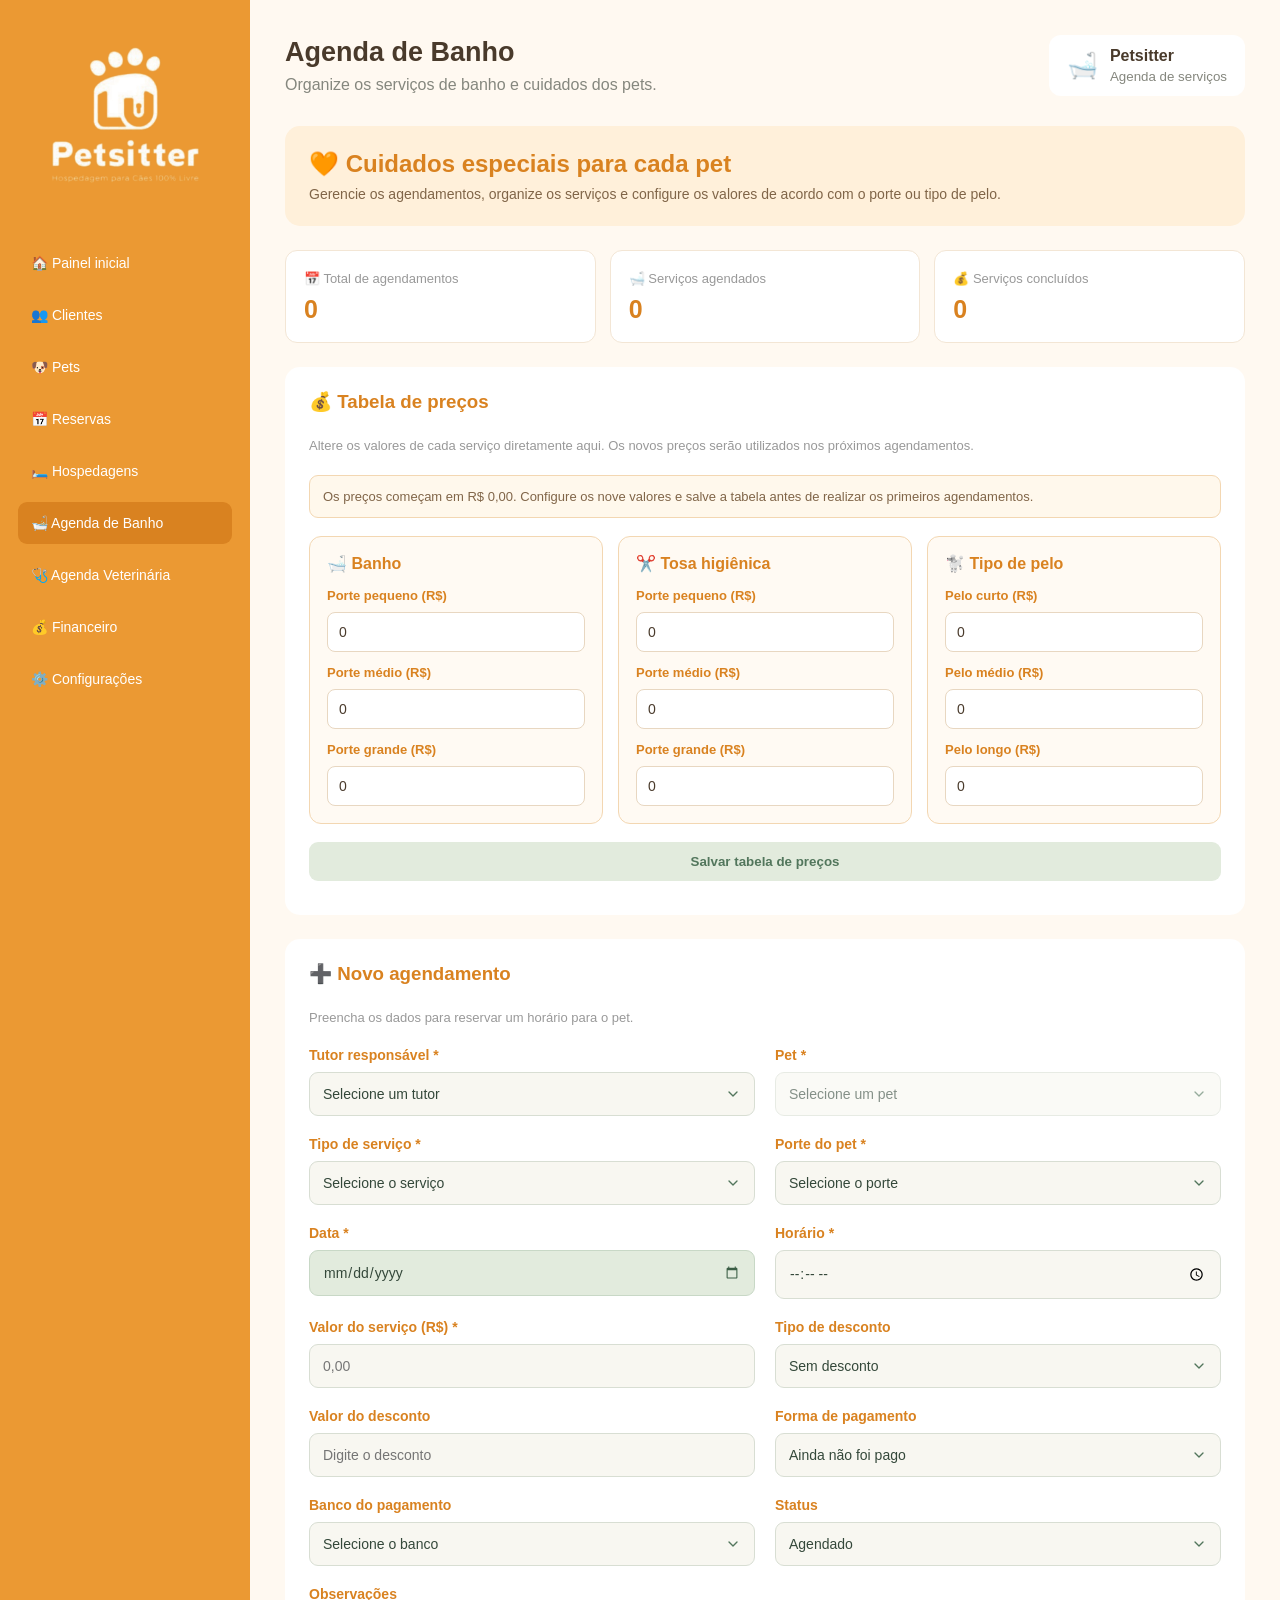
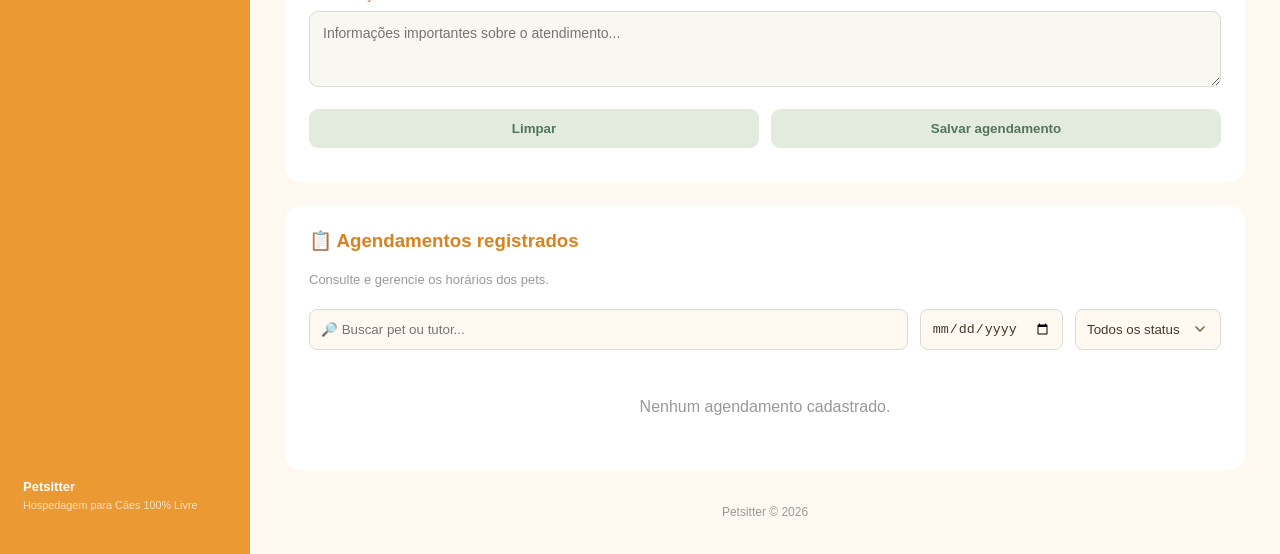
<file: agenda-banho.html>
<!DOCTYPE html>
<html lang="pt-BR">
<head>
    <meta charset="UTF-8">
    <meta name="viewport" content="width=device-width, initial-scale=1.0">
    <meta name="theme-color" content="#EB9933">

    <title>Agenda de Banho | Petsitter</title>

    <link rel="stylesheet" href="css/style.css?v=6">

    <style>
        .pagina-intro {
            background: #FFF0DA;
            padding: 24px;
            border-radius: 15px;
            margin-bottom: 24px;
        }

        .pagina-intro h2 {
            color: #D98220;
            margin-bottom: 8px;
        }

        .pagina-intro p {
            color: #806548;
            font-size: 14px;
        }

        .secao-titulo {
            color: #D98220;
            margin-bottom: 8px;
        }

        .secao-descricao {
            color: #999;
            font-size: 13px;
            margin-bottom: 22px;
        }

        .precos-grid {
            display: grid;
            grid-template-columns: repeat(3, minmax(0, 1fr));
            gap: 15px;
        }

        .preco-card {
            background: #FFFAF3;
            border: 1px solid #F3D7B2;
            border-radius: 12px;
            padding: 17px;
        }

        .preco-card h4 {
            color: #D98220;
            margin-bottom: 15px;
        }

        .preco-card .form-group {
            margin-bottom: 13px;
        }

        .preco-card .form-group:last-child {
            margin-bottom: 0;
        }

        .preco-card label {
            font-size: 13px;
        }

        .preco-card input {
            width: 100%;
            padding: 11px;
            border: 1px solid #E8D7C1;
            border-radius: 8px;
            background: white;
            color: #493A2B;
        }

        .precos-acoes {
            display: flex;
            justify-content: flex-end;
            margin-top: 18px;
        }

        .precos-acoes button,
        .btn-agenda {
            border: none;
            border-radius: 9px;
            padding: 12px 18px;
            cursor: pointer;
            font-weight: bold;
        }

        .btn-salvar-precos {
            background: #EB9933;
            color: white;
        }

        .btn-salvar-precos:hover {
            background: #D98220;
        }

        .campo-parcelas {
            display: none;
        }

        .campo-parcelas.visivel {
            display: block;
        }

        .status-agenda {
            display: inline-block;
            padding: 6px 10px;
            border-radius: 20px;
            font-size: 11px;
            font-weight: bold;
            white-space: nowrap;
        }

        .status-agendado {
            background: #FFF0DA;
            color: #B86C14;
        }

        .status-concluido {
            background: #E2EBDD;
            color: #52765C;
        }

        .status-cancelado {
            background: #F4DEDA;
            color: #A3473B;
        }

        .acoes-agenda {
            display: flex;
            gap: 6px;
            flex-wrap: wrap;
        }

        .acoes-agenda button {
            border: none;
            border-radius: 7px;
            padding: 8px 10px;
            cursor: pointer;
            font-size: 12px;
        }

        .btn-status {
            background: #FFF0DA;
            color: #B86C14;
        }

        .btn-excluir-agenda {
            background: #F4DEDA;
            color: #A3473B;
        }

        .aviso-agenda {
            background: #FFF8EC;
            border: 1px solid #F3D7B2;
            color: #806548;
            border-radius: 9px;
            padding: 13px;
            font-size: 13px;
            margin-bottom: 18px;
        }

        .agenda-resumo {
            display: grid;
            grid-template-columns: repeat(3, minmax(0, 1fr));
            gap: 14px;
            margin-bottom: 24px;
        }

        .resumo-card {
            background: white;
            border-radius: 12px;
            padding: 18px;
            border: 1px solid #F3E6D5;
        }

        .resumo-card span {
            color: #999;
            font-size: 13px;
        }

        .resumo-card strong {
            display: block;
            color: #D98220;
            font-size: 25px;
            margin-top: 8px;
        }

        .agenda-filtros {
            display: flex;
            gap: 12px;
            flex-wrap: wrap;
            margin-bottom: 18px;
        }

        .agenda-filtros input,
        .agenda-filtros select {
            padding: 11px;
            border: 1px solid #D8DED3;
            border-radius: 8px;
            background: #FFF9F1;
            color: #493A2B;
        }

        .agenda-filtros input[type="search"] {
            flex: 1;
            min-width: 220px;
        }

        #filtroStatus {
            appearance: none;
            -webkit-appearance: none;
            color-scheme: light;
            padding-right: 40px;
            background-color: #FFF9F1;
            color: #493A2B;

            background-image: url("data:image/svg+xml,%3Csvg xmlns='http://www.w3.org/2000/svg' width='16' height='16' viewBox='0 0 24 24' fill='none' stroke='%23806548' stroke-width='2.5' stroke-linecap='round' stroke-linejoin='round'%3E%3Cpath d='m6 9 6 6 6-6'/%3E%3C/svg%3E");

            background-repeat: no-repeat;
            background-position: right 12px center;
        }

        #filtroStatus:focus {
            outline: 2px solid #EB9933;
            outline-offset: 1px;
        }

        @media(max-width: 850px) {
            .precos-grid {
                grid-template-columns: 1fr 1fr;
            }
        }

        @media(max-width: 650px) {
            .precos-grid,
            .agenda-resumo {
                grid-template-columns: 1fr;
            }

            .agenda-filtros {
                flex-direction: column;
            }

            .agenda-filtros input,
            .agenda-filtros select {
                width: 100%;
            }

            .precos-acoes button {
                width: 100%;
            }
        }

        body.modo-escuro .preco-card,
        body.modo-escuro .resumo-card {
            background: #2B362E;
            border-color: #526957;
        }

        body.modo-escuro .preco-card input,
        body.modo-escuro .agenda-filtros input,
        body.modo-escuro .agenda-filtros select {
            background: #202923;
            color: #E5EDE5;
            border-color: #526957;
        }

        body.modo-escuro .pagina-intro {
            background: #49321F;
        }

        body.modo-escuro .pagina-intro p {
            color: #E5D0B5;
        }

        body.modo-escuro .aviso-agenda {
            background: #49321F;
            border-color: #79502D;
            color: #FFE0B5;
        }

        body.modo-escuro .resumo-card span {
            color: #B5C4B5;
        }

        body.modo-escuro #filtroStatus {
            color-scheme: dark;
            background-color: #202923;
            color: #E5EDE5;

            background-image: url("data:image/svg+xml,%3Csvg xmlns='http://www.w3.org/2000/svg' width='16' height='16' viewBox='0 0 24 24' fill='none' stroke='%23E5D0B5' stroke-width='2.5' stroke-linecap='round' stroke-linejoin='round'%3E%3Cpath d='m6 9 6 6 6-6'/%3E%3C/svg%3E");
        }
    </style>
</head>

<body>

<script>
    try {
        const configTema = JSON.parse(
            localStorage.getItem("hotelPetConfiguracoes")
        ) || {};

        if (
            configTema.modoEscuro === true ||
            configTema.tema === "escuro"
        ) {
            document.body.classList.add("modo-escuro");
        }
    } catch (erro) {
        console.error("Erro ao carregar o tema:", erro);
    }
</script>

<div class="layout">

    <aside class="sidebar">

        <div class="logo logo-petsitter">
            <img
                src="img/logo-petsitter-transparente.png"
                alt="Petsitter - Hospedagem para Cães 100% Livre"
            >
        </div>

        <nav>
            <a href="index.html">🏠 Painel inicial</a>
            <a href="clientes.html">👥 Clientes</a>
            <a href="pets.html">🐶 Pets</a>
            <a href="reservas.html">📅 Reservas</a>
            <a href="hospedagem.html">🛏️ Hospedagens</a>
            <a href="agenda-banho.html" class="active">🛁 Agenda de Banho</a>
            <a href="agenda-vet.html">🩺 Agenda Veterinária</a>
            <a href="financeiro.html">💰 Financeiro</a>
            <a href="configuracoes.html">⚙️ Configurações</a>
        </nav>

        <div class="sidebar-footer">
            <span class="nomeHotelDinamico">Petsitter</span>
            <small>Hospedagem para Cães 100% Livre</small>
        </div>

    </aside>

    <div class="menu-fundo" id="menuFundo"></div>

    <main class="main-content">

        <header class="topbar">

            <button
                class="menu-toggle"
                id="abrirMenu"
                type="button"
                aria-label="Abrir menu"
                aria-expanded="false"
            >☰</button>

            <div>
                <h1>Agenda de Banho</h1>
                <p>Organize os serviços de banho e cuidados dos pets.</p>
            </div>

            <div class="user-profile">
                <span>🛁</span>
                <div>
                    <strong>Petsitter</strong>
                    <small>Agenda de serviços</small>
                </div>
            </div>

        </header>

        <section class="pagina-intro">
            <h2>🧡 Cuidados especiais para cada pet</h2>
            <p>
                Gerencie os agendamentos, organize os serviços
                e configure os valores de acordo com o porte ou tipo de pelo.
            </p>
        </section>

        <!-- RESUMO -->

        <section class="agenda-resumo">

            <div class="resumo-card">
                <span>📅 Total de agendamentos</span>
                <strong id="totalAgendamentos">0</strong>
            </div>

            <div class="resumo-card">
                <span>🛁 Serviços agendados</span>
                <strong id="servicosPendentes">0</strong>
            </div>

            <div class="resumo-card">
                <span>💰 Serviços concluídos</span>
                <strong id="servicosConcluidos">0</strong>
            </div>

        </section>

        <!-- CONFIGURAÇÃO DE PREÇOS -->

        <section class="panel client-form">

            <h3 class="secao-titulo">💰 Tabela de preços</h3>

            <p class="secao-descricao">
                Altere os valores de cada serviço diretamente aqui.
                Os novos preços serão utilizados nos próximos agendamentos.
            </p>

            <div class="aviso-agenda" id="avisoConfigPrecos">
                Os preços começam em R$ 0,00. Configure os nove valores
                e salve a tabela antes de realizar os primeiros agendamentos.
            </div>

            <div class="precos-grid">

                <div class="preco-card">
                    <h4>🛁 Banho</h4>

                    <div class="form-group">
                        <label for="banhoPequeno">Porte pequeno (R$)</label>
                        <input type="number" id="banhoPequeno" min="0" step="0.01">
                    </div>

                    <div class="form-group">
                        <label for="banhoMedio">Porte médio (R$)</label>
                        <input type="number" id="banhoMedio" min="0" step="0.01">
                    </div>

                    <div class="form-group">
                        <label for="banhoGrande">Porte grande (R$)</label>
                        <input type="number" id="banhoGrande" min="0" step="0.01">
                    </div>
                </div>

                <div class="preco-card">
                    <h4>✂️ Tosa higiênica</h4>

                    <div class="form-group">
                        <label for="tosaPequeno">Porte pequeno (R$)</label>
                        <input type="number" id="tosaPequeno" min="0" step="0.01">
                    </div>

                    <div class="form-group">
                        <label for="tosaMedio">Porte médio (R$)</label>
                        <input type="number" id="tosaMedio" min="0" step="0.01">
                    </div>

                    <div class="form-group">
                        <label for="tosaGrande">Porte grande (R$)</label>
                        <input type="number" id="tosaGrande" min="0" step="0.01">
                    </div>
                </div>

                <div class="preco-card">
                    <h4>🐩 Tipo de pelo</h4>

                    <div class="form-group">
                        <label for="peloPequeno">Pelo curto (R$)</label>
                        <input type="number" id="peloPequeno" min="0" step="0.01">
                    </div>

                    <div class="form-group">
                        <label for="peloMedio">Pelo médio (R$)</label>
                        <input type="number" id="peloMedio" min="0" step="0.01">
                    </div>

                    <div class="form-group">
                        <label for="peloGrande">Pelo longo (R$)</label>
                        <input type="number" id="peloGrande" min="0" step="0.01">
                    </div>
                </div>

            </div>

            <div class="precos-acoes">
                <button
                    type="button"
                    class="btn-agenda btn-salvar-precos"
                    id="salvarPrecos"
                >
                    Salvar tabela de preços
                </button>
            </div>

        </section>

        <!-- NOVO AGENDAMENTO -->

        <section class="panel client-form">

            <h3 class="secao-titulo">➕ Novo agendamento</h3>

            <p class="secao-descricao">
                Preencha os dados para reservar um horário para o pet.
            </p>

            <form id="agendaForm">

                <div class="form-grid">

                    <div class="form-group">
                        <label for="agendaTutor">Tutor responsável *</label>
                        <select id="agendaTutor" required>
                            <option value="">Selecione um tutor</option>
                        </select>
                    </div>

                    <div class="form-group">
                        <label for="agendaPet">Pet *</label>
                        <select id="agendaPet" required disabled>
                            <option value="">Selecione um pet</option>
                        </select>
                    </div>

                    <div class="form-group">
                        <label for="agendaServico">Tipo de serviço *</label>
                        <select id="agendaServico" required>
                            <option value="">Selecione o serviço</option>
                            <option value="banho">Banho</option>
                            <option value="tosa">Tosa higiênica</option>
                            <option value="pelo">Tipo de pelo</option>
                        </select>
                    </div>

                    <div class="form-group">
                        <label for="agendaPorte" id="labelClassificacao">
                            Porte do pet *
                        </label>

                        <select id="agendaPorte" required>
                            <option value="">Selecione o porte</option>
                            <option value="pequeno">Pequeno</option>
                            <option value="medio">Médio</option>
                            <option value="grande">Grande</option>
                        </select>
                    </div>

                    <div class="form-group">
                        <label for="agendaData">Data *</label>
                        <input type="date" id="agendaData" required>
                    </div>

                    <div class="form-group">
                        <label for="agendaHorario">Horário *</label>
                        <input type="time" id="agendaHorario" required>
                    </div>

                    <div class="form-group">
                        <label for="agendaValor">Valor do serviço (R$) *</label>
                        <input
                            type="number"
                            id="agendaValor"
                            min="0"
                            step="0.01"
                            placeholder="0,00"
                            required
                        >
                    </div>

                    <!-- DESCONTO -->

                    <div class="form-group">
                        <label for="agendaTipoDesconto">Tipo de desconto</label>
                        <select id="agendaTipoDesconto">
                            <option value="">Sem desconto</option>
                            <option value="fixo">Valor fixo (R$)</option>
                            <option value="porcentagem">Porcentagem (%)</option>
                        </select>
                    </div>

                    <div class="form-group">
                        <label for="agendaValorDesconto">Valor do desconto</label>
                        <input
                            type="number"
                            id="agendaValorDesconto"
                            min="0"
                            step="0.01"
                            placeholder="Digite o desconto"
                        >
                    </div>

                    <div class="form-group">
                        <label for="agendaFormaPagamento">Forma de pagamento</label>
                        <select id="agendaFormaPagamento">
                            <option value="">Ainda não foi pago</option>
                            <option value="PIX">PIX</option>
                            <option value="Dinheiro">Dinheiro</option>
                            <option value="Cartão de crédito">Cartão de crédito</option>
                            <option value="Cartão de débito">Cartão de débito</option>
                        </select>
                    </div>

                    <div class="form-group">
                        <label for="agendaBancoPagamento">Banco do pagamento</label>
                        <select id="agendaBancoPagamento">
                            <option value="">Selecione o banco</option>
                            <option value="Nubank">Nubank</option>
                            <option value="Banco Inter">Banco Inter</option>
                            <option value="Itaú">Itaú</option>
                            <option value="Bradesco">Bradesco</option>
                            <option value="Banco do Brasil">Banco do Brasil</option>
                            <option value="Santander">Santander</option>
                            <option value="Caixa Econômica Federal">Caixa Econômica Federal</option>
                            <option value="Mercado Pago">Mercado Pago</option>
                            <option value="PicPay">PicPay</option>
                            <option value="Outro">Outro</option>
                        </select>
                    </div>

                    <div class="form-group campo-parcelas" id="grupoParcelas">
                        <label for="agendaParcelas">Parcelamento no crédito</label>
                        <select id="agendaParcelas">
                            <option value="1">1x</option>
                            <option value="2">2x</option>
                            <option value="3">3x</option>
                            <option value="4">4x</option>
                            <option value="5">5x</option>
                            <option value="6">6x</option>
                            <option value="7">7x</option>
                            <option value="8">8x</option>
                            <option value="9">9x</option>
                            <option value="10">10x</option>
                            <option value="11">11x</option>
                            <option value="12">12x</option>
                        </select>
                    </div>

                    <div class="form-group">
                        <label for="agendaStatus">Status</label>
                        <select id="agendaStatus">
                            <option value="Agendado">Agendado</option>
                            <option value="Concluído">Concluído</option>
                            <option value="Cancelado">Cancelado</option>
                        </select>
                    </div>

                    <div class="form-group full-width">
                        <label for="agendaObservacoes">Observações</label>
                        <textarea
                            id="agendaObservacoes"
                            rows="3"
                            placeholder="Informações importantes sobre o atendimento..."
                        ></textarea>
                    </div>

                </div>

                <div class="form-actions">

                    <button type="reset" class="btn-secondary">
                        Limpar
                    </button>

                    <button type="submit" class="btn-primary">
                        Salvar agendamento
                    </button>

                </div>

            </form>

        </section>

        <!-- LISTA DE AGENDAMENTOS -->

        <section class="panel client-list">

            <div class="list-header">
                <div>
                    <h3 class="secao-titulo">📋 Agendamentos registrados</h3>
                    <p>Consulte e gerencie os horários dos pets.</p>
                </div>
            </div>

            <div class="agenda-filtros">

                <input
                    type="search"
                    id="filtroBusca"
                    placeholder="🔎 Buscar pet ou tutor..."
                    aria-label="Buscar pet ou tutor"
                >

                <input
                    type="date"
                    id="filtroData"
                    aria-label="Filtrar por data"
                >

                <select id="filtroStatus">
                    <option value="">Todos os status</option>
                    <option value="Agendado">Agendados</option>
                    <option value="Concluído">Concluídos</option>
                    <option value="Cancelado">Cancelados</option>
                </select>

            </div>

            <div id="agendaCards" class="banho-cards">
                <p class="empty-table">
                    Nenhum agendamento cadastrado.
                </p>
            </div>

        </section>

        <footer>
            <span class="nomeHotelDinamico">Petsitter</span> © 2026
        </footer>

    </main>

</div>

<script src="js/agenda-banho.js?v=7"></script>
<script src="js/app.js?v=9"></script>
</body>
</html>
</file>
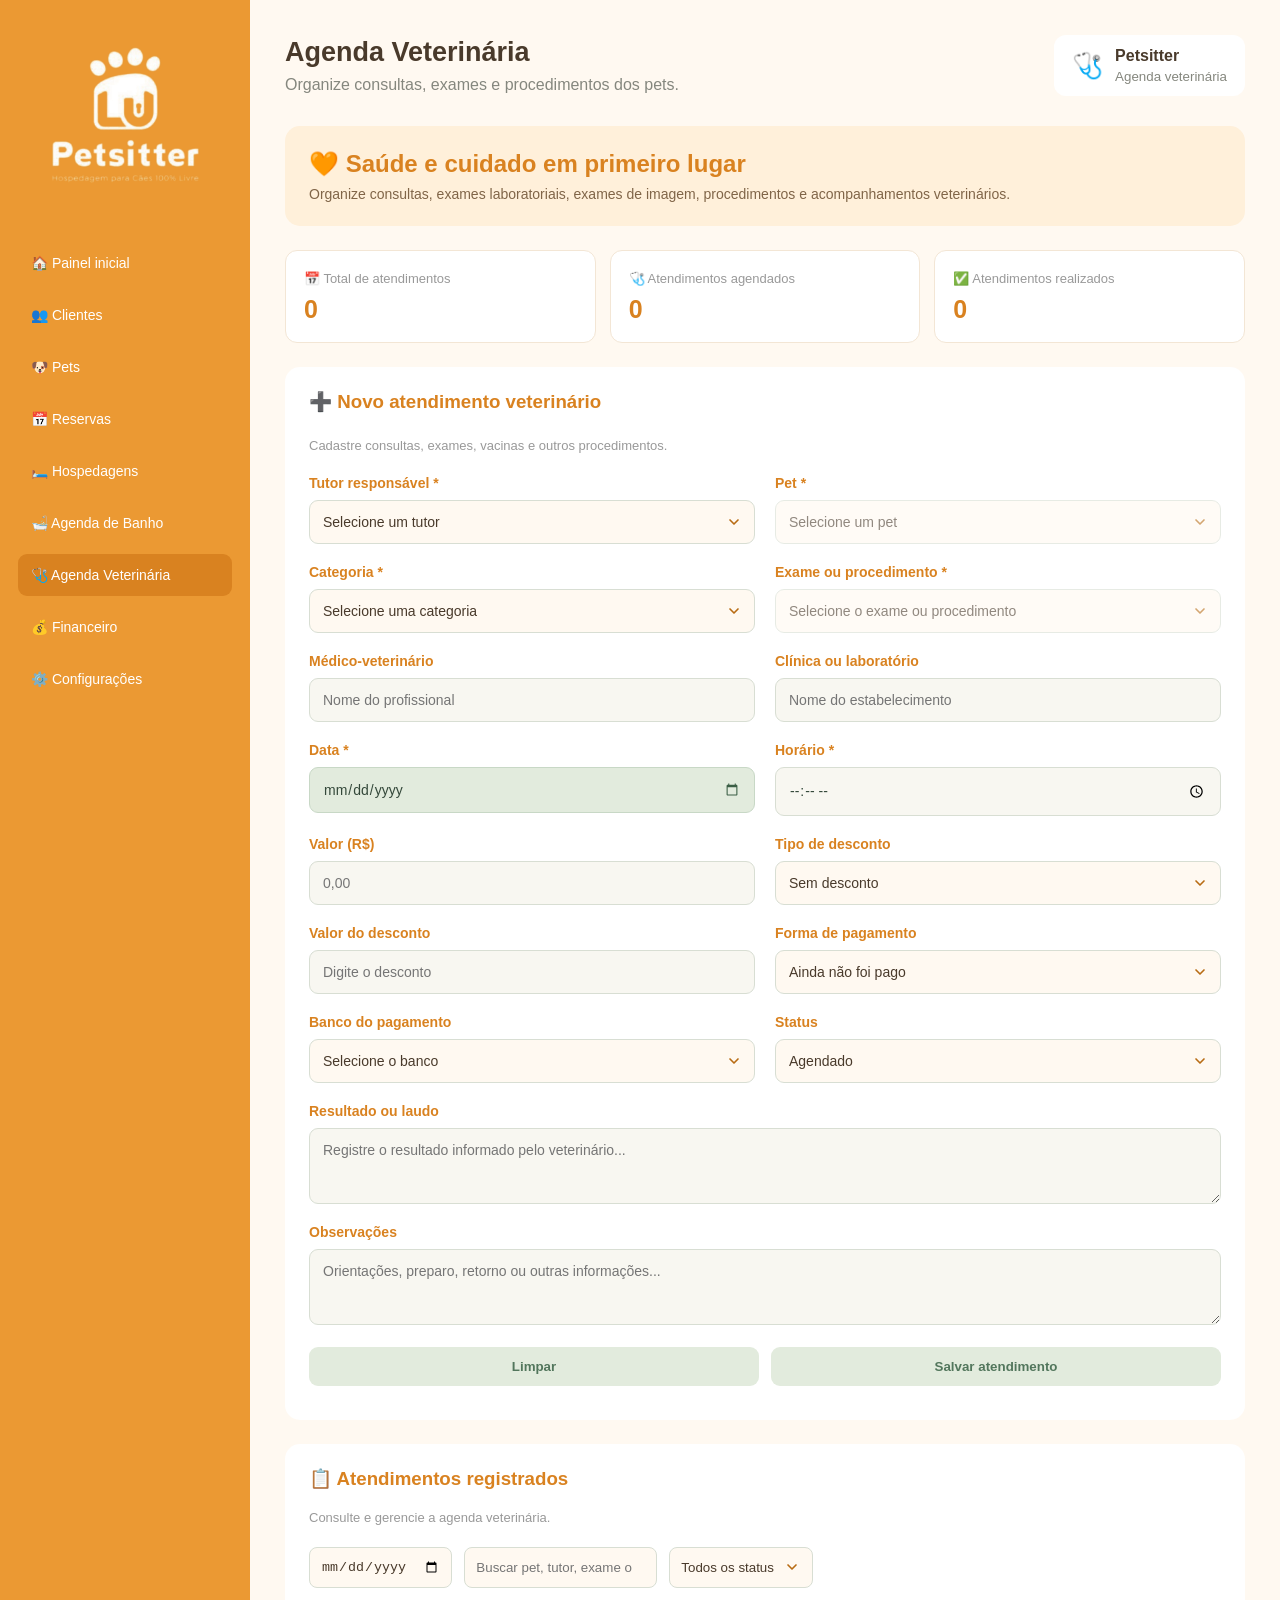
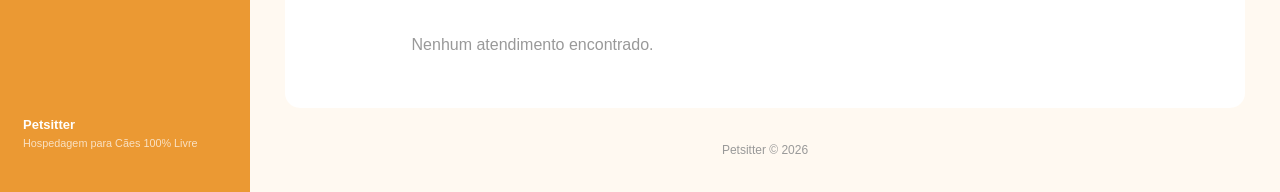
<file: agenda-vet.html>
<!DOCTYPE html>
<html lang="pt-BR">
<head>
    <meta charset="UTF-8">
    <meta name="viewport" content="width=device-width, initial-scale=1.0">
    <meta name="theme-color" content="#EB9933">

    <title>Agenda Veterinária | Petsitter</title>

    <link rel="stylesheet" href="css/style.css?v=6">

    <style>
        .pagina-intro {
            background: #FFF0DA;
            padding: 24px;
            border-radius: 15px;
            margin-bottom: 24px;
        }

        .pagina-intro h2,
        .secao-titulo {
            color: #D98220;
            margin-bottom: 8px;
        }

        .pagina-intro p {
            color: #806548;
            font-size: 14px;
        }

        .secao-descricao {
            color: #999;
            font-size: 13px;
            margin-bottom: 22px;
        }

        .agenda-resumo {
            display: grid;
            grid-template-columns: repeat(3, minmax(0, 1fr));
            gap: 14px;
            margin-bottom: 24px;
        }

        .resumo-card {
            background: white;
            border-radius: 12px;
            padding: 18px;
            border: 1px solid #F3E6D5;
        }

        .resumo-card span {
            color: #999;
            font-size: 13px;
        }

        .resumo-card strong {
            display: block;
            color: #D98220;
            font-size: 25px;
            margin-top: 8px;
        }

        .agenda-filtros {
            display: flex;
            gap: 12px;
            flex-wrap: wrap;
            margin-bottom: 18px;
        }

        .agenda-filtros input,
        .agenda-filtros select {
            padding: 11px;
            border: 1px solid #D8DED3;
            border-radius: 8px;
            background: #FFF9F1;
            color: #493A2B;
        }

        /* MENUS DE SELEÇÃO */

        select {
            color: #493A2B !important;
            background-color: #FFF9F1 !important;
            border: 1px solid #D8DED3 !important;
            color-scheme: light;
            appearance: none;
            -webkit-appearance: none;
            -moz-appearance: none;

            background-image: url("data:image/svg+xml,%3Csvg xmlns='http://www.w3.org/2000/svg' width='16' height='16' viewBox='0 0 24 24' fill='none' stroke='%23B86C14' stroke-width='2.5' stroke-linecap='round' stroke-linejoin='round'%3E%3Cpath d='m6 9 6 6 6-6'/%3E%3C/svg%3E") !important;

            background-repeat: no-repeat !important;
            background-position: right 12px center !important;
            background-size: 16px !important;
            padding-right: 38px !important;
            cursor: pointer;
        }

        select option {
            background-color: #FFF9F1;
            color: #493A2B;
        }

        select option:checked {
            background-color: #EB9933;
            color: #FFFFFF;
        }

        select:focus {
            outline: none;
            border-color: #EB9933 !important;
            box-shadow: 0 0 0 2px rgba(235, 153, 51, 0.18);
        }

        select:disabled {
            opacity: 0.6;
            cursor: not-allowed;
        }

        .campo-oculto {
            display: none;
        }

        .campo-oculto.visivel {
            display: block;
        }

        .campo-ajuda {
            color: #999;
            font-size: 12px;
            margin-top: 5px;
        }

        @media(max-width: 650px) {
            .agenda-resumo {
                grid-template-columns: 1fr;
            }

            .agenda-filtros {
                flex-direction: column;
            }

            .agenda-filtros input,
            .agenda-filtros select {
                width: 100%;
            }
        }

        /* MODO ESCURO */

        body.modo-escuro .pagina-intro {
            background: #49321F;
        }

        body.modo-escuro .pagina-intro p {
            color: #E5D0B5;
        }

        body.modo-escuro .resumo-card {
            background: #2B362E;
            border-color: #526957;
        }

        body.modo-escuro .resumo-card span {
            color: #B5C4B5;
        }

        body.modo-escuro .agenda-filtros input,
        body.modo-escuro .agenda-filtros select {
            background-color: #202923;
            color: #E5EDE5;
            border-color: #526957;
            color-scheme: dark;
        }

        body.modo-escuro select {
            color: #E5EDE5 !important;
            background-color: #202923 !important;
            border-color: #526957 !important;
            color-scheme: dark;

            background-image: url("data:image/svg+xml,%3Csvg xmlns='http://www.w3.org/2000/svg' width='16' height='16' viewBox='0 0 24 24' fill='none' stroke='%23F4B65F' stroke-width='2.5' stroke-linecap='round' stroke-linejoin='round'%3E%3Cpath d='m6 9 6 6 6-6'/%3E%3C/svg%3E") !important;
        }

        body.modo-escuro select option {
            background-color: #202923;
            color: #E5EDE5;
        }

        body.modo-escuro select option:checked {
            background-color: #D98220;
            color: #FFFFFF;
        }
    </style>
</head>

<body>

<script>
    try {
        const configTema = JSON.parse(
            localStorage.getItem("hotelPetConfiguracoes")
        ) || {};

        if (
            configTema.modoEscuro === true ||
            configTema.tema === "escuro"
        ) {
            document.body.classList.add("modo-escuro");
        }
    } catch (erro) {
        console.error("Erro ao carregar o tema:", erro);
    }
</script>

<div class="layout">

    <!-- MENU LATERAL -->

    <aside class="sidebar">

        <div class="logo logo-petsitter">
            <img
                src="img/logo-petsitter-transparente.png"
                alt="Petsitter - Hospedagem para Cães 100% Livre"
            >
        </div>

        <nav>
            <a href="index.html">🏠 Painel inicial</a>
            <a href="clientes.html">👥 Clientes</a>
            <a href="pets.html">🐶 Pets</a>
            <a href="reservas.html">📅 Reservas</a>
            <a href="hospedagem.html">🛏️ Hospedagens</a>
            <a href="agenda-banho.html">🛁 Agenda de Banho</a>
            <a href="agenda-vet.html" class="active">🩺 Agenda Veterinária</a>
            <a href="financeiro.html">💰 Financeiro</a>
            <a href="configuracoes.html">⚙️ Configurações</a>
        </nav>

        <div class="sidebar-footer">
            <span class="nomeHotelDinamico">Petsitter</span>
            <small>Hospedagem para Cães 100% Livre</small>
        </div>

    </aside>

    <!-- FUNDO PARA FECHAR O MENU -->

    <div class="menu-fundo" id="menuFundo"></div>

    <!-- CONTEÚDO PRINCIPAL -->

    <main class="main-content">

        <header class="topbar">

            <button
                class="menu-toggle"
                id="abrirMenu"
                type="button"
                aria-label="Abrir menu"
                aria-expanded="false"
            >
                ☰
            </button>

            <div>
                <h1>Agenda Veterinária</h1>
                <p>Organize consultas, exames e procedimentos dos pets.</p>
            </div>

            <div class="user-profile">
                <span>🩺</span>
                <div>
                    <strong>Petsitter</strong>
                    <small>Agenda veterinária</small>
                </div>
            </div>

        </header>

        <!-- INTRODUÇÃO -->

        <section class="pagina-intro">
            <h2>🧡 Saúde e cuidado em primeiro lugar</h2>

            <p>
                Organize consultas, exames laboratoriais, exames de imagem,
                procedimentos e acompanhamentos veterinários.
            </p>
        </section>

        <!-- RESUMO -->

        <section class="agenda-resumo">

            <div class="resumo-card">
                <span>📅 Total de atendimentos</span>
                <strong id="totalAtendimentos">0</strong>
            </div>

            <div class="resumo-card">
                <span>🩺 Atendimentos agendados</span>
                <strong id="atendimentosPendentes">0</strong>
            </div>

            <div class="resumo-card">
                <span>✅ Atendimentos realizados</span>
                <strong id="atendimentosConcluidos">0</strong>
            </div>

        </section>

        <!-- NOVO ATENDIMENTO -->

        <section class="panel client-form">

            <h3 class="secao-titulo">➕ Novo atendimento veterinário</h3>

            <p class="secao-descricao">
                Cadastre consultas, exames, vacinas e outros procedimentos.
            </p>

            <form id="vetForm">

                <div class="form-grid">

                    <div class="form-group">
                        <label for="vetTutor">Tutor responsável *</label>

                        <select id="vetTutor" required>
                            <option value="">Selecione um tutor</option>
                        </select>
                    </div>

                    <div class="form-group">
                        <label for="vetPet">Pet *</label>

                        <select id="vetPet" required disabled>
                            <option value="">Selecione um pet</option>
                        </select>
                    </div>

                    <div class="form-group">
                        <label for="vetCategoria">Categoria *</label>

                        <select id="vetCategoria" required>
                            <option value="">Selecione uma categoria</option>
                            <option value="Consulta">Consultas e acompanhamentos</option>
                            <option value="Laboratorial">Exames laboratoriais</option>
                            <option value="Fezes">Exames de fezes</option>
                            <option value="Urina">Exames de urina</option>
                            <option value="Pele">Exames de pele e pelos</option>
                            <option value="Imagem">Exames de imagem</option>
                            <option value="Cardiológico">Exames cardiológicos</option>
                            <option value="Infeccioso">Testes infecciosos</option>
                            <option value="Procedimento">Procedimentos veterinários</option>
                            <option value="Vacina">Vacinação e prevenção</option>
                            <option value="Outro">Outro</option>
                        </select>
                    </div>

                    <div class="form-group">
                        <label for="vetProcedimento">
                            Exame ou procedimento *
                        </label>

                        <select id="vetProcedimento" required disabled>
                            <option value="">Selecione primeiro a categoria</option>
                        </select>
                    </div>

                    <div class="form-group campo-oculto" id="grupoOutro">
                        <label for="vetOutro">
                            Descreva o exame ou procedimento *
                        </label>

                        <input
                            type="text"
                            id="vetOutro"
                            placeholder="Digite o nome do atendimento"
                        >
                    </div>

                    <div class="form-group">
                        <label for="vetVeterinario">Médico-veterinário</label>

                        <input
                            type="text"
                            id="vetVeterinario"
                            placeholder="Nome do profissional"
                        >
                    </div>

                    <div class="form-group">
                        <label for="vetClinica">Clínica ou laboratório</label>

                        <input
                            type="text"
                            id="vetClinica"
                            placeholder="Nome do estabelecimento"
                        >
                    </div>

                    <div class="form-group">
                        <label for="vetData">Data *</label>
                        <input type="date" id="vetData" required>
                    </div>

                    <div class="form-group">
                        <label for="vetHorario">Horário *</label>
                        <input type="time" id="vetHorario" required>
                    </div>

                    <!-- VALOR -->

                    <div class="form-group">
                        <label for="vetValor">Valor (R$)</label>

                        <input
                            type="number"
                            id="vetValor"
                            min="0"
                            step="0.01"
                            placeholder="0,00"
                        >
                    </div>

                    <!-- DESCONTO -->

                    <div class="form-group">
                        <label for="vetTipoDesconto">Tipo de desconto</label>

                        <select id="vetTipoDesconto">
                            <option value="">Sem desconto</option>
                            <option value="fixo">Valor fixo (R$)</option>
                            <option value="porcentagem">Porcentagem (%)</option>
                        </select>
                    </div>

                    <div class="form-group">
                        <label for="vetValorDesconto">Valor do desconto</label>

                        <input
                            type="number"
                            id="vetValorDesconto"
                            min="0"
                            step="0.01"
                            placeholder="Digite o desconto"
                        >
                    </div>

                    <!-- FORMA DE PAGAMENTO -->

                    <div class="form-group">
                        <label for="vetFormaPagamento">Forma de pagamento</label>

                        <select id="vetFormaPagamento">
                            <option value="">Ainda não foi pago</option>
                            <option value="PIX">PIX</option>
                            <option value="Dinheiro">Dinheiro</option>
                            <option value="Cartão de crédito">Cartão de crédito</option>
                            <option value="Cartão de débito">Cartão de débito</option>
                        </select>
                    </div>

                    <!-- BANCO DO PAGAMENTO -->

                    <div class="form-group">
                        <label for="vetBancoPagamento">Banco do pagamento</label>

                        <select id="vetBancoPagamento">
                            <option value="">Selecione o banco</option>
                            <option value="Nubank">Nubank</option>
                            <option value="Banco Inter">Banco Inter</option>
                            <option value="Itaú">Itaú</option>
                            <option value="Bradesco">Bradesco</option>
                            <option value="Banco do Brasil">Banco do Brasil</option>
                            <option value="Santander">Santander</option>
                            <option value="Caixa Econômica Federal">Caixa Econômica Federal</option>
                            <option value="Mercado Pago">Mercado Pago</option>
                            <option value="PicPay">PicPay</option>
                            <option value="Outro">Outro</option>
                        </select>
                    </div>

                    <div class="form-group campo-oculto" id="grupoParcelas">
                        <label for="vetParcelas">Parcelamento no crédito</label>

                        <select id="vetParcelas">
                            <option value="1">1x</option>
                            <option value="2">2x</option>
                            <option value="3">3x</option>
                            <option value="4">4x</option>
                            <option value="5">5x</option>
                            <option value="6">6x</option>
                            <option value="7">7x</option>
                            <option value="8">8x</option>
                            <option value="9">9x</option>
                            <option value="10">10x</option>
                            <option value="11">11x</option>
                            <option value="12">12x</option>
                        </select>
                    </div>

                    <div class="form-group">
                        <label for="vetStatus">Status</label>

                        <select id="vetStatus">
                            <option value="Agendado">Agendado</option>
                            <option value="Concluído">Concluído</option>
                            <option value="Cancelado">Cancelado</option>
                        </select>
                    </div>

                    <div class="form-group full-width">
                        <label for="vetResultado">Resultado ou laudo</label>

                        <textarea
                            id="vetResultado"
                            rows="3"
                            placeholder="Registre o resultado informado pelo veterinário..."
                        ></textarea>
                    </div>

                    <div class="form-group full-width">
                        <label for="vetObservacoes">Observações</label>

                        <textarea
                            id="vetObservacoes"
                            rows="3"
                            placeholder="Orientações, preparo, retorno ou outras informações..."
                        ></textarea>
                    </div>

                </div>

                <div class="form-actions">

                    <button type="reset" class="btn-secondary">
                        Limpar
                    </button>

                    <button type="submit" class="btn-primary">
                        Salvar atendimento
                    </button>

                </div>

            </form>

        </section>

        <!-- LISTA DE ATENDIMENTOS -->

        <section class="panel client-list">

            <div class="list-header">
                <div>
                    <h3 class="secao-titulo">
                        📋 Atendimentos registrados
                    </h3>

                    <p>Consulte e gerencie a agenda veterinária.</p>
                </div>
            </div>

            <!-- FILTROS -->

            <div class="agenda-filtros">

                <input
                    type="date"
                    id="filtroData"
                    aria-label="Filtrar por data"
                >

                <input
                    type="search"
                    id="filtroBusca"
                    placeholder="Buscar pet, tutor, exame ou clínica..."
                    aria-label="Buscar atendimento"
                >

                <select id="filtroStatus">
                    <option value="">Todos os status</option>
                    <option value="Agendado">Agendados</option>
                    <option value="Concluído">Concluídos</option>
                    <option value="Cancelado">Cancelados</option>
                </select>

            </div>

            <!-- CARTÕES -->

            <div id="vetCards" class="vet-cards">
                <p class="empty-table">
                    Nenhum atendimento cadastrado.
                </p>
            </div>

        </section>

        <footer>
            <span class="nomeHotelDinamico">Petsitter</span> © 2026
        </footer>

    </main>

</div>

<!-- SCRIPTS -->

<script src="js/agenda-vet.js?v=3"></script>
<script src="js/app.js?v=9"></script>

</body>
</html>
</file>
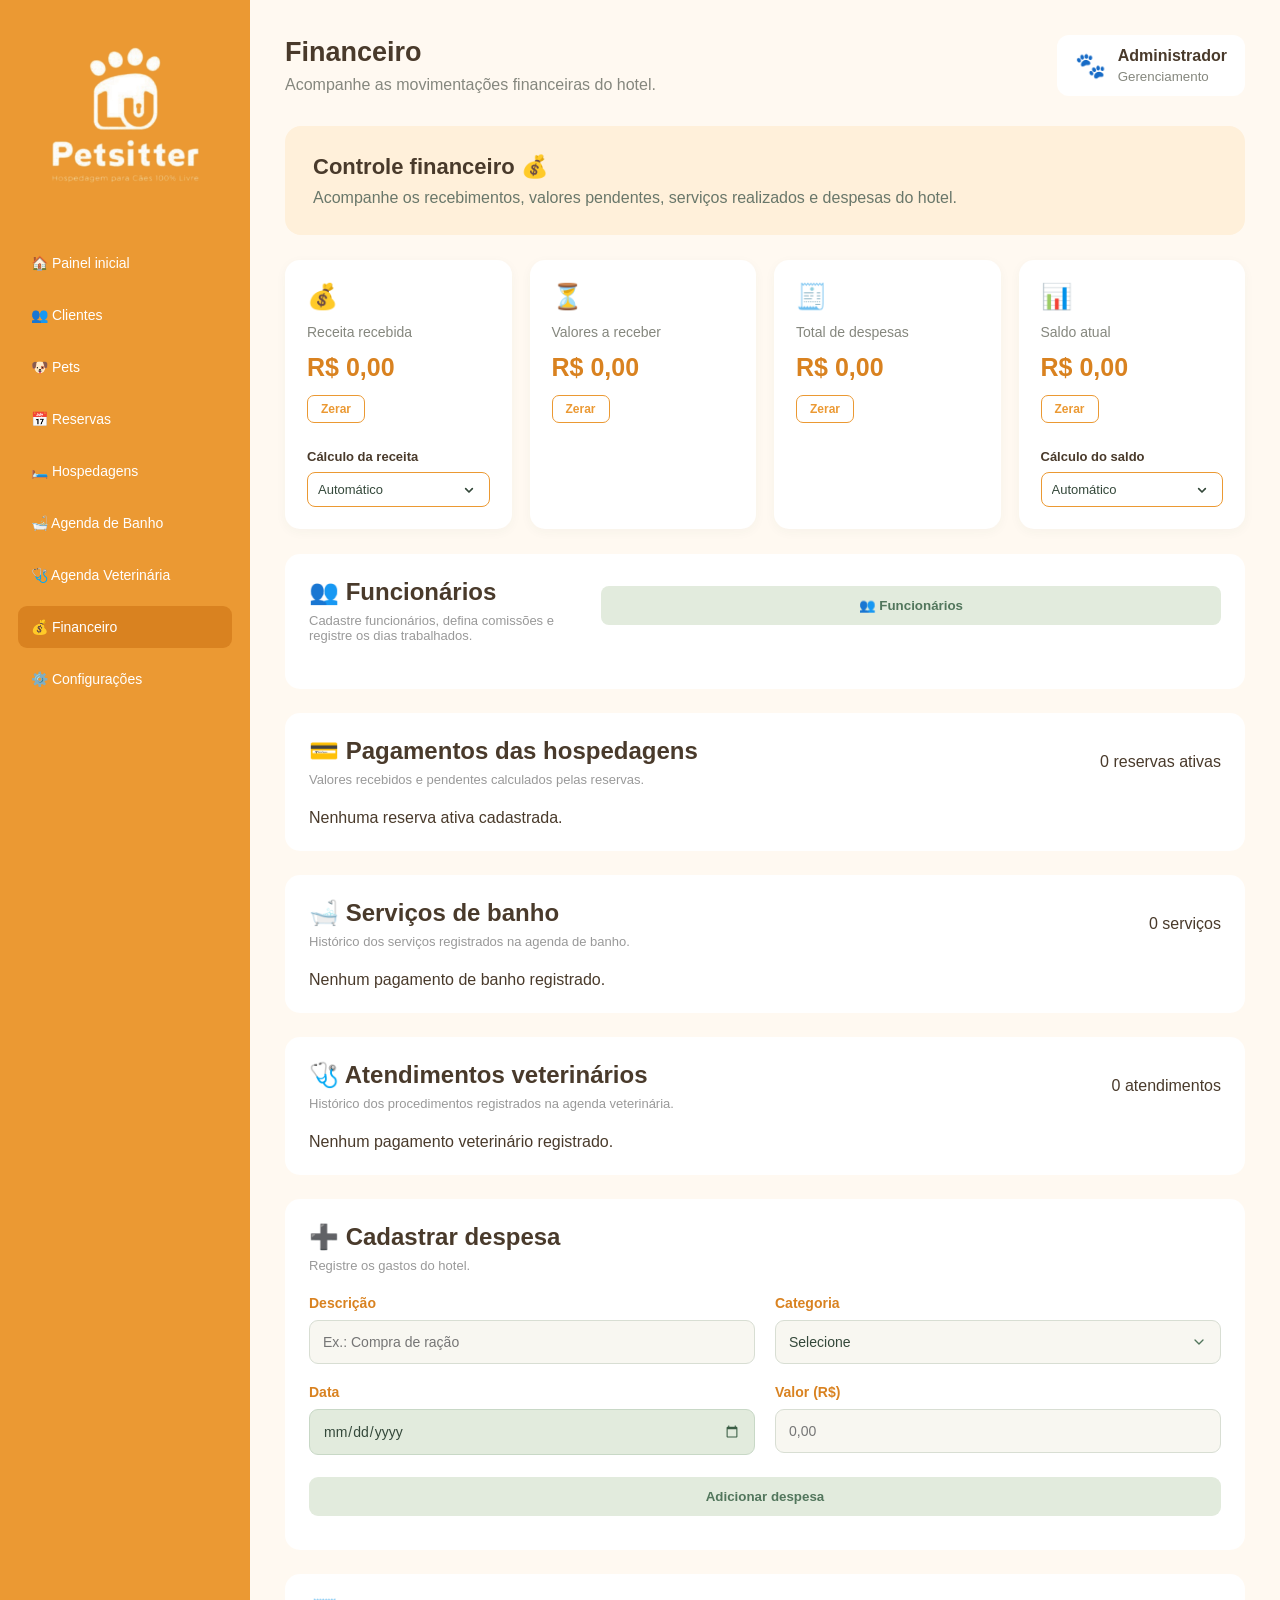
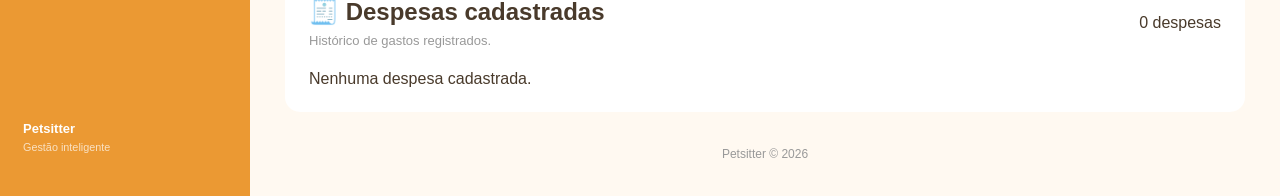
<file: financeiro.html>
<!DOCTYPE html>
<html lang="pt-BR">
<head>
    <meta charset="UTF-8">
    <meta name="viewport" content="width=device-width, initial-scale=1.0">
    <meta name="theme-color" content="#EB9933">
    <title>Financeiro | Petsitter</title>
    <link rel="stylesheet" href="css/style.css?v=6">
</head>

<body>

<script>
    try {
        const configTema = JSON.parse(
            localStorage.getItem("hotelPetConfiguracoes")
        ) || {};

        if (configTema.modoEscuro === true) {
            document.body.classList.add("modo-escuro");
        }
    } catch (erro) {
        console.error("Erro ao carregar o tema:", erro);
    }
</script>

<div class="layout">

    <aside class="sidebar">
        <div class="logo logo-petsitter">
            <img
                src="img/logo-petsitter-transparente.png"
                alt="Petsitter - Hospedagem para Cães 100% Livre"
            >
        </div>

        <nav>
            <a href="index.html">🏠 Painel inicial</a>
            <a href="clientes.html">👥 Clientes</a>
            <a href="pets.html">🐶 Pets</a>
            <a href="reservas.html">📅 Reservas</a>
            <a href="hospedagem.html">🛏️ Hospedagens</a>
            <a href="agenda-banho.html">🛁 Agenda de Banho</a>
            <a href="agenda-vet.html">🩺 Agenda Veterinária</a>
            <a href="financeiro.html" class="active">💰 Financeiro</a>
            <a href="configuracoes.html">⚙️ Configurações</a>
        </nav>

        <div class="sidebar-footer">
            <span class="nomeHotelDinamico">Petsitter</span>
            <small>Gestão inteligente</small>
        </div>
    </aside>

    <div class="menu-fundo" id="menuFundo"></div>

    <main class="main-content">

        <header class="topbar">
            <button
                class="menu-toggle"
                id="abrirMenu"
                type="button"
                aria-label="Abrir menu"
                aria-expanded="false"
            >☰</button>

            <div>
                <h1>Financeiro</h1>
                <p>Acompanhe as movimentações financeiras do hotel.</p>
            </div>

            <div class="user-profile">
                <span>🐾</span>
                <div>
                    <strong>Administrador</strong>
                    <small>Gerenciamento</small>
                </div>
            </div>
        </header>

        <section class="welcome">
            <div>
                <h2>Controle financeiro 💰</h2>
                <p>
                    Acompanhe os recebimentos, valores pendentes,
                    serviços realizados e despesas do hotel.
                </p>
            </div>
        </section>

        <!-- INDICADORES FINANCEIROS -->

        <section class="stats">

            <div class="stat-card">
                <span>💰</span>
                <p>Receita recebida</p>
                <h2 id="totalRecebido">R$ 0,00</h2>

                <button
                    type="button"
                    class="btn-zerar-indicador"
                    data-zerar-indicador="receita"
                >Zerar</button>

                <div class="ajuste-indicador">
                    <label for="receitaModo">Cálculo da receita</label>

                    <select id="receitaModo">
                        <option value="automatico">Automático</option>
                        <option value="manual">Manual</option>
                    </select>

                    <div id="receitaManualArea" hidden>
                        <input
                            type="number"
                            id="receitaValorManual"
                            min="0"
                            step="0.01"
                            placeholder="Valor manual (R$)"
                        >
                        <button type="button" id="receitaAplicar">
                            Aplicar valor
                        </button>
                    </div>
                </div>
            </div>

            <div class="stat-card">
                <span>⏳</span>
                <p>Valores a receber</p>
                <h2 id="totalPendente">R$ 0,00</h2>

                <button
                    type="button"
                    class="btn-zerar-indicador"
                    data-zerar-indicador="pendente"
                >Zerar</button>
            </div>

            <div class="stat-card">
                <span>🧾</span>
                <p>Total de despesas</p>
                <h2 id="totalDespesas">R$ 0,00</h2>

                <button
                    type="button"
                    class="btn-zerar-indicador"
                    data-zerar-indicador="despesas"
                >Zerar</button>
            </div>

            <div class="stat-card">
                <span>📊</span>
                <p>Saldo atual</p>
                <h2 id="saldoAtual">R$ 0,00</h2>

                <button
                    type="button"
                    class="btn-zerar-indicador"
                    data-zerar-indicador="saldo"
                >Zerar</button>

                <div class="ajuste-indicador">
                    <label for="saldoModo">Cálculo do saldo</label>

                    <select id="saldoModo">
                        <option value="automatico">Automático</option>
                        <option value="manual">Manual</option>
                    </select>

                    <div id="saldoManualArea" hidden>
                        <input
                            type="number"
                            id="saldoValorManual"
                            step="0.01"
                            placeholder="Valor manual (R$)"
                        >
                        <button type="button" id="saldoAplicar">
                            Aplicar valor
                        </button>
                    </div>
                </div>
            </div>

        </section>

        <!-- FUNCIONÁRIOS -->

        <section class="client-list panel">

            <div class="list-header">
                <div>
                    <h2>👥 Funcionários</h2>
                    <p>
                        Cadastre funcionários, defina comissões e registre
                        os dias trabalhados.
                    </p>
                </div>

                <button
                    type="button"
                    id="btnFuncionarios"
                    class="btn-primary"
                >
                    👥 Funcionários
                </button>
            </div>

            <div id="funcionariosArea" hidden style="margin-top:20px;">

                <div class="client-form" style="padding:0; margin-bottom:25px;">
                    <h3 id="tituloFormFuncionario">Cadastrar funcionário</h3>

                    <form id="funcionarioForm">
                        <input type="hidden" id="funcionarioId">

                        <div class="form-grid">

                            <div class="form-group">
                                <label for="funcionarioNome">
                                    Nome do funcionário
                                </label>

                                <input
                                    type="text"
                                    id="funcionarioNome"
                                    placeholder="Nome completo"
                                    required
                                >
                            </div>

                            <div class="form-group">
                                <label for="funcionarioComissao">
                                    Comissão (%)
                                </label>

                                <input
                                    type="number"
                                    id="funcionarioComissao"
                                    min="0"
                                    max="100"
                                    step="0.01"
                                    placeholder="Ex.: 10"
                                    required
                                >
                            </div>

                        </div>

                        <div class="form-actions">
                            <button
                                type="submit"
                                class="btn-primary"
                                id="btnSalvarFuncionario"
                            >
                                Cadastrar funcionário
                            </button>

                            <button
                                type="button"
                                id="btnCancelarEdicaoFuncionario"
                                class="btn-excluir"
                                hidden
                            >
                                Cancelar edição
                            </button>
                        </div>
                    </form>
                </div>

                <div style="margin-bottom:25px;">
                    <h3>Funcionários cadastrados</h3>

                    <div
                        id="funcionariosCards"
                        class="financeiro-cards"
                        style="margin-top:15px;"
                    >
                        <p class="empty-table">
                            Nenhum funcionário cadastrado.
                        </p>
                    </div>
                </div>

                <div class="client-form" style="padding:0; margin-bottom:25px;">
                    <h3>📅 Registrar dia trabalhado</h3>

                    <form id="registroFuncionarioForm">

                        <div class="form-grid">

                            <div class="form-group">
                                <label for="registroFuncionario">
                                    Funcionário
                                </label>

                                <select id="registroFuncionario" required>
                                    <option value="">
                                        Selecione o funcionário
                                    </option>
                                </select>
                            </div>

                            <div class="form-group">
                                <label for="registroData">
                                    Data do trabalho
                                </label>

                                <input
                                    type="date"
                                    id="registroData"
                                    required
                                >
                            </div>

                            <div class="form-group">
                                <label for="registroSetor">Setor</label>

                                <select id="registroSetor" required>
                                    <option value="">Selecione o setor</option>
                                    <option value="Veterinário">Veterinário</option>
                                    <option value="Hospedagem">Hospedagem</option>
                                    <option value="Banho">Banho</option>
                                </select>
                            </div>

                            <div class="form-group">
                                <label for="registroValor">
                                    Valor do serviço (R$)
                                </label>

                                <input
                                    type="number"
                                    id="registroValor"
                                    min="0.01"
                                    step="0.01"
                                    placeholder="0,00"
                                    required
                                >
                            </div>

                        </div>

                        <div class="form-actions">
                            <button type="submit" class="btn-primary">
                                Registrar trabalho
                            </button>
                        </div>

                    </form>
                </div>

                <div style="margin-bottom:15px;">
                    <h3>💰 Resumo das comissões</h3>

                    <h2
                        id="totalComissoes"
                        style="color:#EB9933; margin-top:8px;"
                    >R$ 0,00</h2>

                    <p style="color:#777; font-size:13px;">
                        Total de comissões registradas.
                    </p>
                </div>

                <div>
                    <h3>Histórico de trabalhos</h3>

                    <div
                        id="registrosFuncionariosCards"
                        class="financeiro-cards"
                        style="margin-top:15px;"
                    >
                        <p class="empty-table">
                            Nenhum trabalho registrado.
                        </p>
                    </div>
                </div>

            </div>
        </section>

        <!-- PAGAMENTOS DAS HOSPEDAGENS -->

        <section class="client-list panel">

            <div class="list-header">
                <div>
                    <h2>💳 Pagamentos das hospedagens</h2>
                    <p>
                        Valores recebidos e pendentes calculados pelas reservas.
                    </p>
                </div>

                <div style="display:flex; flex-wrap:wrap; align-items:center; gap:10px;">
                    <span id="pagamentosCount">0 reservas</span>

                    <button
                        type="button"
                        id="btnVerArquivados"
                        class="btn-primary"
                        style="display:none;"
                    >
                        Ver arquivados
                    </button>
                </div>
            </div>

            <div id="pagamentosCards" class="financeiro-cards">
                <p class="empty-table">
                    Nenhuma reserva cadastrada.
                </p>
            </div>

            <div
                id="arquivadosArea"
                style="display:none; width:100%; margin-top:20px;"
            >
                <h3 style="margin-bottom:15px;">
                    📁 Reservas arquivadas
                </h3>

                <button
                    type="button"
                    id="btnExcluirArquivados"
                    class="btn-excluir"
                    style="margin-bottom:15px;"
                >
                    🗑️ Excluir todos os arquivados
                </button>

                <div
                    id="arquivadosCards"
                    class="financeiro-cards"
                    style="display:flex; flex-direction:column; gap:15px; width:100%;"
                ></div>
            </div>

        </section>

        <!-- SERVIÇOS DE BANHO -->

        <section class="client-list panel">

            <div class="list-header">
                <div>
                    <h2>🛁 Serviços de banho</h2>
                    <p>
                        Histórico dos serviços registrados na agenda de banho.
                    </p>
                </div>

                <span id="banhoCount">0 serviços</span>
            </div>

            <div id="banhoCards" class="financeiro-cards">
                <p class="empty-table">
                    Nenhum serviço de banho cadastrado.
                </p>
            </div>

        </section>

        <!-- ATENDIMENTOS VETERINÁRIOS -->

        <section class="client-list panel">

            <div class="list-header">
                <div>
                    <h2>🩺 Atendimentos veterinários</h2>
                    <p>
                        Histórico dos procedimentos registrados na agenda veterinária.
                    </p>
                </div>

                <span id="vetCount">0 atendimentos</span>
            </div>

            <div id="vetCards" class="financeiro-cards">
                <p class="empty-table">
                    Nenhum atendimento veterinário cadastrado.
                </p>
            </div>

        </section>

        <!-- CADASTRO DE DESPESAS -->

        <section class="client-form panel">

            <div class="list-header">
                <div>
                    <h2>➕ Cadastrar despesa</h2>
                    <p>Registre os gastos do hotel.</p>
                </div>
            </div>

            <form id="despesaForm">

                <div class="form-grid">

                    <div class="form-group">
                        <label for="despesaDescricao">Descrição</label>

                        <input
                            type="text"
                            id="despesaDescricao"
                            placeholder="Ex.: Compra de ração"
                            required
                        >
                    </div>

                    <div class="form-group">
                        <label for="despesaCategoria">Categoria</label>

                        <select id="despesaCategoria" required>
                            <option value="">Selecione</option>
                            <option value="Alimentação">Alimentação</option>
                            <option value="Produtos de limpeza">Produtos de limpeza</option>
                            <option value="Veterinário">Veterinário</option>
                            <option value="Manutenção">Manutenção</option>
                            <option value="Contas">Contas</option>
                            <option value="Outros">Outros</option>
                        </select>
                    </div>

                    <div class="form-group">
                        <label for="despesaData">Data</label>
                        <input type="date" id="despesaData" required>
                    </div>

                    <div class="form-group">
                        <label for="despesaValor">Valor (R$)</label>

                        <input
                            type="number"
                            id="despesaValor"
                            min="0.01"
                            step="0.01"
                            placeholder="0,00"
                            required
                        >
                    </div>

                </div>

                <div class="form-actions">
                    <button type="submit" class="btn-primary">
                        Adicionar despesa
                    </button>
                </div>

            </form>

        </section>

        <!-- DESPESAS CADASTRADAS -->

        <section class="client-list panel">

            <div class="list-header">
                <div>
                    <h2>🧾 Despesas cadastradas</h2>
                    <p>Histórico de gastos registrados.</p>
                </div>

                <span id="despesasCount">0 despesas</span>
            </div>

            <div id="despesasCards" class="despesas-cards">
                <p class="empty-table">
                    Nenhuma despesa cadastrada.
                </p>
            </div>

        </section>

        <footer>
            <span class="nomeHotelDinamico">Petsitter</span> © 2026
        </footer>

    </main>
</div>

<script src="js/financeiro.js?v=9"></script>
<script src="js/app.js?v=9"></script>

</body>
</html>
</file>
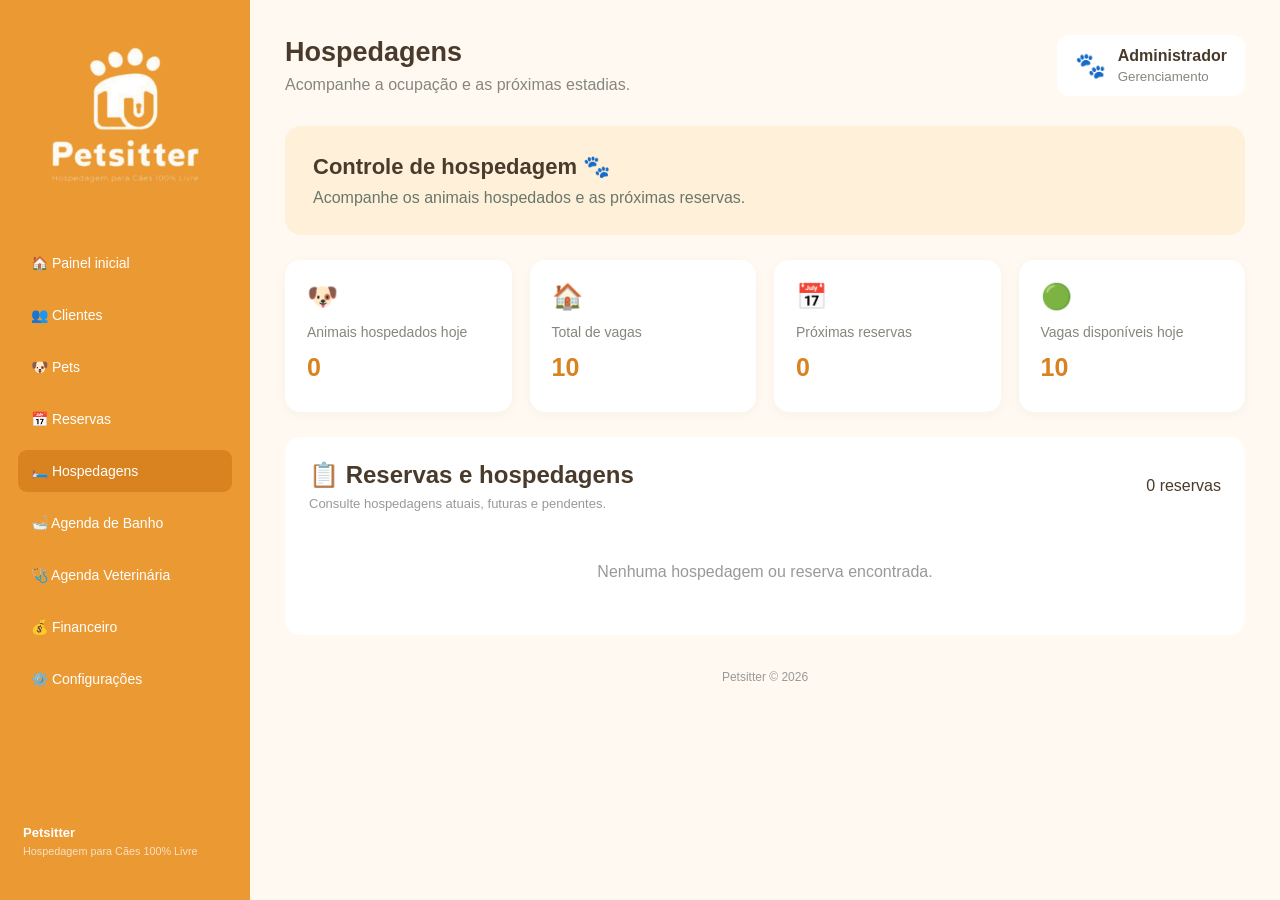
<file: hospedagem.html>
<!DOCTYPE html>
<html lang="pt-BR">
<head>
    <meta charset="UTF-8">
    <meta name="viewport" content="width=device-width, initial-scale=1.0">
    <meta name="theme-color" content="#EB9933">

    <title>Hospedagens | Petsitter</title>

    <link rel="stylesheet" href="css/style.css?v=6">
</head>
<body>

<script>
    try {
        const configTema = JSON.parse(
            localStorage.getItem("hotelPetConfiguracoes")
        ) || {};

        if (configTema.modoEscuro === true) {
            document.body.classList.add("modo-escuro");
        }
    } catch (erro) {
        console.error("Erro ao carregar o tema:", erro);
    }
</script>

<div class="layout">

    <aside class="sidebar">

        <div class="logo logo-petsitter">
            <img
                src="img/logo-petsitter-transparente.png"
                alt="Petsitter - Hospedagem para Cães 100% Livre"
            >
        </div>

        <nav>
            <a href="index.html">🏠 Painel inicial</a>
            <a href="clientes.html">👥 Clientes</a>
            <a href="pets.html">🐶 Pets</a>
            <a href="reservas.html">📅 Reservas</a>
            <a href="hospedagem.html" class="active">🛏️ Hospedagens</a>
            <a href="agenda-banho.html">🛁 Agenda de Banho</a>
            <a href="agenda-vet.html">🩺 Agenda Veterinária</a>
            <a href="financeiro.html">💰 Financeiro</a>
            <a href="configuracoes.html">⚙️ Configurações</a>
        </nav>

        <div class="sidebar-footer">
            <span class="nomeHotelDinamico">Petsitter</span>
            <small>Hospedagem para Cães 100% Livre</small>
        </div>

    </aside>

    <div class="menu-fundo" id="menuFundo"></div>

    <main class="main-content">

        <header class="topbar">

            <button
                class="menu-toggle"
                id="abrirMenu"
                type="button"
                aria-label="Abrir menu"
                aria-expanded="false"
            >☰</button>

            <div>
                <h1>Hospedagens</h1>
                <p>Acompanhe a ocupação e as próximas estadias.</p>
            </div>

            <div class="user-profile">
                <span>🐾</span>
                <div>
                    <strong>Administrador</strong>
                    <small>Gerenciamento</small>
                </div>
            </div>

        </header>

        <section class="welcome">
            <div>
                <h2>Controle de hospedagem 🐾</h2>
                <p>Acompanhe os animais hospedados e as próximas reservas.</p>
            </div>
        </section>

        <section class="stats">

            <div class="stat-card">
                <span>🐶</span>
                <p>Animais hospedados hoje</p>
                <h2 id="totalHospedados">0</h2>
            </div>

            <div class="stat-card">
                <span>🏠</span>
                <p>Total de vagas</p>
                <h2 id="totalVagas">10</h2>
            </div>

            <div class="stat-card">
                <span>📅</span>
                <p>Próximas reservas</p>
                <h2 id="proximasReservas">0</h2>
            </div>

            <div class="stat-card">
                <span>🟢</span>
                <p>Vagas disponíveis hoje</p>
                <h2 id="vagasDisponiveis">10</h2>
            </div>

        </section>

        <section class="client-list panel">

            <div class="list-header">
                <div>
                    <h2>📋 Reservas e hospedagens</h2>
                    <p>Consulte hospedagens atuais, futuras e pendentes.</p>
                </div>

                <span id="hospedagemCount">0 reservas</span>
            </div>

            <div id="hospedagemCards" class="hospedagem-cards">
                <p class="empty-table">
                    Nenhuma hospedagem ou reserva encontrada.
                </p>
            </div>

        </section>

        <footer>
            <span class="nomeHotelDinamico">Petsitter</span> © 2026
        </footer>

    </main>

</div>

<script src="js/hospedagem.js?v=2"></script>
<script src="js/app.js?v=9"></script>
</body>
</html>
</file>
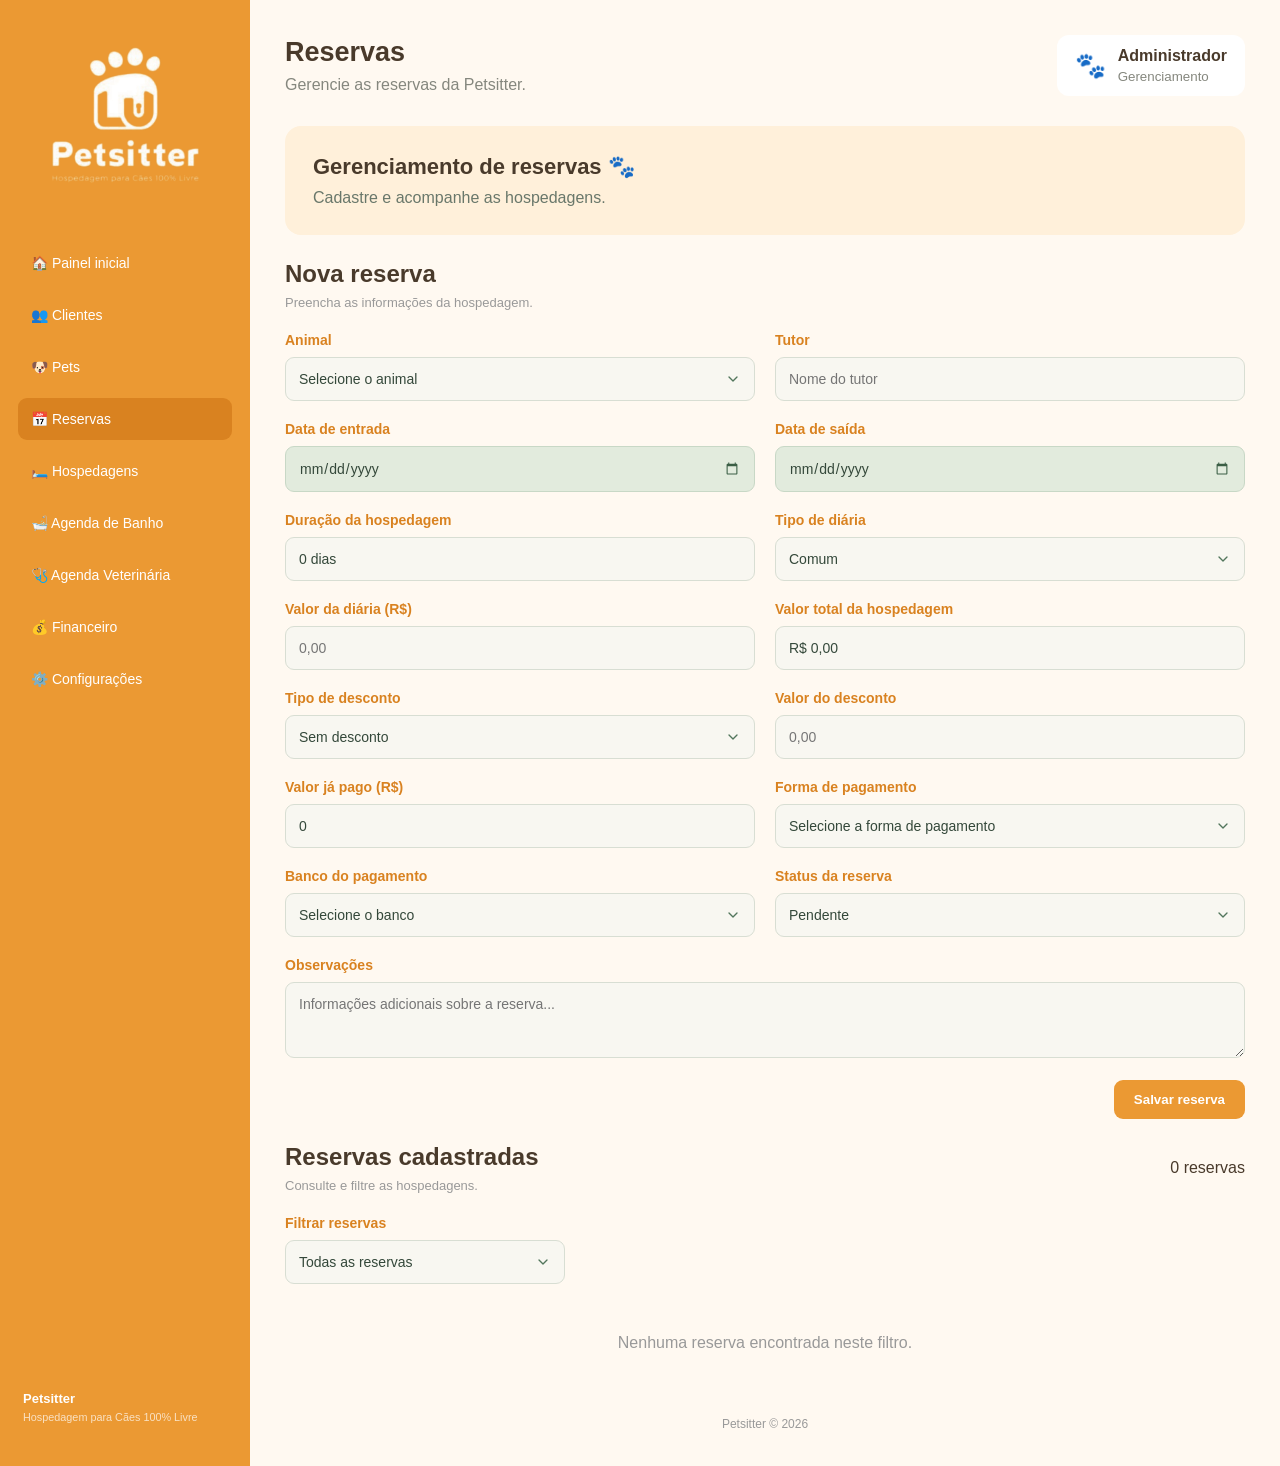
<file: reservas.html>
<!DOCTYPE html>
<html lang="pt-BR">
<head>
    <meta charset="UTF-8">
    <meta name="viewport" content="width=device-width, initial-scale=1.0">
    <meta name="theme-color" content="#EB9933">

    <title>Reservas | Petsitter</title>

    <link rel="stylesheet" href="css/style.css?v=6">

    <style>
        .pagamento-extra {
            display: none;
        }

        .pagamento-extra.visivel {
            display: block;
        }

        .pagamento-info {
            color: #806548;
            font-size: 12px;
            margin-top: 5px;
        }

        body.modo-escuro .pagamento-info {
            color: #E5D0B5;
        }
    </style>
</head>
<body>

<script>
    try {
        const configTema = JSON.parse(
            localStorage.getItem("hotelPetConfiguracoes")
        ) || {};

        if (configTema.modoEscuro === true) {
            document.body.classList.add("modo-escuro");
        }
    } catch (erro) {
        console.error("Erro ao carregar o tema:", erro);
    }
</script>

<div class="layout">

    <aside class="sidebar">

        <div class="logo logo-petsitter">
            <img
                src="img/logo-petsitter-transparente.png"
                alt="Petsitter - Hospedagem para Cães 100% Livre"
            >
        </div>

        <nav>
            <a href="index.html">🏠 Painel inicial</a>
            <a href="clientes.html">👥 Clientes</a>
            <a href="pets.html">🐶 Pets</a>
            <a href="reservas.html" class="active">📅 Reservas</a>
            <a href="hospedagem.html">🛏️ Hospedagens</a>
            <a href="agenda-banho.html">🛁 Agenda de Banho</a>
            <a href="agenda-vet.html">🩺 Agenda Veterinária</a>
            <a href="financeiro.html">💰 Financeiro</a>
            <a href="configuracoes.html">⚙️ Configurações</a>
        </nav>

        <div class="sidebar-footer">
            <span class="nomeHotelDinamico">Petsitter</span>
            <small>Hospedagem para Cães 100% Livre</small>
        </div>

    </aside>

    <div class="menu-fundo" id="menuFundo"></div>

    <main class="main-content">

        <header class="topbar">

            <button
                class="menu-toggle"
                id="abrirMenu"
                type="button"
                aria-label="Abrir menu"
                aria-expanded="false"
            >☰</button>

            <div>
                <h1>Reservas</h1>
                <p>Gerencie as reservas da Petsitter.</p>
            </div>

            <div class="user-profile">
                <span>🐾</span>
                <div>
                    <strong>Administrador</strong>
                    <small>Gerenciamento</small>
                </div>
            </div>

        </header>

        <section class="welcome">
            <div>
                <h2>Gerenciamento de reservas 🐾</h2>
                <p>Cadastre e acompanhe as hospedagens.</p>
            </div>
        </section>

        <section class="client-form">

            <div class="list-header">
                <div>
                    <h2>Nova reserva</h2>
                    <p>Preencha as informações da hospedagem.</p>
                </div>
            </div>

            <form id="reservationForm">

                <div class="form-grid">

                    <div class="form-group">
                        <label for="reservaPet">Animal</label>
                        <select id="reservaPet" required>
                            <option value="">Selecione o animal</option>
                        </select>
                    </div>

                    <div class="form-group">
                        <label for="reservaTutor">Tutor</label>
                        <input
                            type="text"
                            id="reservaTutor"
                            placeholder="Nome do tutor"
                            readonly
                        >
                    </div>

                    <div class="form-group">
                        <label for="dataEntrada">Data de entrada</label>
                        <input type="date" id="dataEntrada" required>
                    </div>

                    <div class="form-group">
                        <label for="dataSaida">Data de saída</label>
                        <input type="date" id="dataSaida" required>
                    </div>

                    <div class="form-group">
                        <label for="duracaoReserva">Duração da hospedagem</label>
                        <input
                            type="text"
                            id="duracaoReserva"
                            value="0 dias"
                            readonly
                        >
                    </div>

                    <div class="form-group">
                        <label for="tipoDiaria">Tipo de diária</label>
                        <select id="tipoDiaria" required>
                            <option value="Comum">Comum</option>
                            <option value="Natal">Natal</option>
                            <option value="Ano Novo">Ano Novo</option>
                            <option value="Quarto com Pet Sitter">Quarto com Pet Sitter</option>
                            <option value="Quarto comum">Quarto comum</option>
                            <option value="Outro">Outro</option>
                        </select>
                    </div>

                    <div class="form-group" id="grupoOutroTipoDiaria" style="display: none;">
                        <label for="outroTipoDiaria">Digite o tipo de diária</label>
                        <input
                            type="text"
                            id="outroTipoDiaria"
                            placeholder="Ex.: Feriado especial"
                        >
                    </div>

                    <div class="form-group">
                        <label for="valorReserva">Valor da diária (R$)</label>
                        <input
                            type="number"
                            id="valorReserva"
                            min="0"
                            step="0.01"
                            placeholder="0,00"
                            required
                        >
                    </div>

                    <div class="form-group">
                        <label for="totalReserva">Valor total da hospedagem</label>
                        <input
                            type="text"
                            id="totalReserva"
                            value="R$ 0,00"
                            readonly
                        >
                    </div>

                    <div class="form-group">
                        <label for="tipoDesconto">Tipo de desconto</label>
                        <select id="tipoDesconto">
                            <option value="">Sem desconto</option>
                            <option value="valor">Desconto em R$</option>
                            <option value="porcentagem">Desconto em %</option>
                        </select>
                    </div>

                    <div class="form-group">
                        <label for="valorDesconto">Valor do desconto</label>
                        <input
                            type="number"
                            id="valorDesconto"
                            min="0"
                            step="0.01"
                            placeholder="0,00"
                        >
                    </div>

                    <div class="form-group">
                        <label for="valorPago">Valor já pago (R$)</label>
                        <input
                            type="number"
                            id="valorPago"
                            min="0"
                            step="0.01"
                            value="0"
                            placeholder="0,00"
                        >
                    </div>

                    <div class="form-group">
                        <label for="formaPagamento">Forma de pagamento</label>
                        <select id="formaPagamento">
                            <option value="">Selecione a forma de pagamento</option>
                            <option value="PIX">PIX</option>
                            <option value="Dinheiro">Dinheiro</option>
                            <option value="Cartão de crédito">Cartão de crédito</option>
                            <option value="Cartão de débito">Cartão de débito</option>
                        </select>
                    </div>

                    <div class="form-group">
                        <label for="bancoPagamento">Banco do pagamento</label>
                        <select id="bancoPagamento">
                            <option value="">Selecione o banco</option>
                            <option value="Nubank">Nubank</option>
                            <option value="Inter">Banco Inter</option>
                            <option value="Itaú">Itaú</option>
                            <option value="Bradesco">Bradesco</option>
                            <option value="Banco do Brasil">Banco do Brasil</option>
                            <option value="Santander">Santander</option>
                            <option value="Caixa Econômica Federal">Caixa Econômica Federal</option>
                            <option value="Mercado Pago">Mercado Pago</option>
                            <option value="PicPay">PicPay</option>
                            <option value="Outro">Outro</option>
                        </select>
                    </div>

                    <div class="form-group pagamento-extra" id="grupoParcelas">
                        <label for="parcelasPagamento">Parcelamento</label>
                        <select id="parcelasPagamento">
                            <option value="1">1x</option>
                            <option value="2">2x</option>
                            <option value="3">3x</option>
                            <option value="4">4x</option>
                            <option value="5">5x</option>
                            <option value="6">6x</option>
                            <option value="7">7x</option>
                            <option value="8">8x</option>
                            <option value="9">9x</option>
                            <option value="10">10x</option>
                            <option value="11">11x</option>
                            <option value="12">12x</option>
                        </select>

                        <p class="pagamento-info" id="valorParcelaPreview">
                            Valor por parcela: R$ 0,00
                        </p>
                    </div>

                    <div class="form-group">
                        <label for="statusReserva">Status da reserva</label>
                        <select id="statusReserva" required>
                            <option value="Pendente">Pendente</option>
                            <option value="Confirmada">Confirmada</option>
                        </select>
                    </div>

                    <div class="form-group full-width">
                        <label for="observacoesReserva">Observações</label>
                        <textarea
                            id="observacoesReserva"
                            rows="3"
                            placeholder="Informações adicionais sobre a reserva..."
                        ></textarea>
                    </div>

                </div>

                <div class="form-actions">
                    <button type="submit" class="btn-primary">
                        Salvar reserva
                    </button>
                </div>

            </form>

        </section>

        <section class="client-list">

            <div class="list-header">
                <div>
                    <h2>Reservas cadastradas</h2>
                    <p>Consulte e filtre as hospedagens.</p>
                </div>

                <span id="reservationCount">0 reservas</span>
            </div>

            <div class="form-group" style="max-width: 280px; margin-bottom: 20px;">
                <label for="filtroReservas">Filtrar reservas</label>

                <select id="filtroReservas">
                    <option value="todas">Todas as reservas</option>
                    <option value="futuras">Reservas futuras</option>
                    <option value="andamento">Em andamento</option>
                    <option value="pendentes">Pendentes</option>
                </select>
            </div>

            <div id="reservationCards" class="reservation-cards">
                <p class="empty-table">
                    Nenhuma reserva cadastrada ainda.
                </p>
            </div>

        </section>

        <footer>
            <span class="nomeHotelDinamico">Petsitter</span> © 2026
        </footer>

    </main>

</div>

<script src="js/reservas.js?v=6"></script>
<script src="js/app.js?v=9"></script>

</body>
</html>
</file>
<file: css/style.css>
* {
    margin: 0;
    padding: 0;
    box-sizing: border-box;
}

body {
    font-family: Arial, sans-serif;
    background: #F5F3EA;
    color: #34483A;
    min-height: 100vh;
}

.layout {
    display: flex;
    min-height: 100vh;
}

.sidebar {
    width: 250px;
    min-height: 100vh;
    background: #52765C;
    color: white;
    padding: 28px 18px;
    display: flex;
    flex-direction: column;
}

.logo {
    text-align: center;
    margin-bottom: 40px;
}

.logo span {
    font-size: 35px;
}

.logo h2 {
    font-size: 22px;
    margin-top: 8px;
}

.logo small {
    letter-spacing: 3px;
    font-size: 10px;
}

nav {
    display: flex;
    flex-direction: column;
    gap: 10px;
}

nav a {
    color: white;
    text-decoration: none;
    padding: 13px;
    border-radius: 9px;
    font-size: 14px;
}

nav a:hover,
nav a.active {
    background: #6F9277;
}

.sidebar-footer {
    margin-top: auto;
    font-size: 13px;
    padding: 15px 5px;
}

.sidebar-footer small {
    display: block;
    margin-top: 5px;
    opacity: 0.7;
}

.main-content {
    flex: 1;
    padding: 35px;
    min-width: 0;
}

.topbar {
    display: flex;
    justify-content: space-between;
    align-items: center;
    gap: 20px;
    margin-bottom: 30px;
}

.topbar h1 {
    font-size: 27px;
    margin-bottom: 8px;
}

.topbar p {
    color: #85877E;
}

.user-profile {
    display: flex;
    align-items: center;
    gap: 12px;
    background: white;
    padding: 12px 18px;
    border-radius: 12px;
}

.user-profile span {
    font-size: 25px;
}

.user-profile small {
    display: block;
    color: #85877E;
    margin-top: 4px;
}

.welcome {
    background: #E2EBDD;
    padding: 28px;
    border-radius: 16px;
    margin-bottom: 25px;
}

.welcome h2 {
    font-size: 22px;
    margin-bottom: 9px;
}

.welcome p {
    color: #69776A;
}

.stats {
    display: grid;
    grid-template-columns: repeat(4, minmax(0, 1fr));
    gap: 18px;
    margin-bottom: 25px;
}

.stat-card {
    background: white;
    padding: 22px;
    border-radius: 15px;
    box-shadow: 0 3px 12px #34483A0A;
}

.stat-card span {
    font-size: 25px;
}

.stat-card p {
    color: #85877E;
    margin: 13px 0;
    font-size: 14px;
}

.stat-card h2 {
    font-size: 25px;
    color: #52765C;
    margin-bottom: 8px;
}

.stat-card small {
    color: #999;
}

.dashboard-bottom {
    display: grid;
    grid-template-columns: 1.5fr 1fr;
    gap: 20px;
}

.panel {
    background: white;
    padding: 24px;
    border-radius: 15px;
}

.panel h3 {
    margin-bottom: 20px;
}

.empty-state {
    color: #999;
    padding: 20px 0;
    font-size: 14px;
}

.panel button {
    width: 100%;
    padding: 12px;
    margin-bottom: 10px;
    border: none;
    border-radius: 8px;
    background: #E2EBDD;
    color: #52765C;
    cursor: pointer;
    font-weight: bold;
}

.panel button:hover {
    background: #D1E0CE;
}

footer {
    text-align: center;
    color: #999;
    font-size: 12px;
    margin-top: 35px;
}

@media (max-width: 900px) {
    .stats {
        grid-template-columns: repeat(2, minmax(0, 1fr));
    }
}

/* CADASTRO DE CLIENTES */

.client-form,
.client-list {
    margin-bottom: 24px;
}

.client-form h3 {
    margin-bottom: 25px;
}

.form-grid {
    display: grid;
    grid-template-columns: repeat(2, minmax(0, 1fr));
    gap: 20px;
}

.form-group {
    display: flex;
    flex-direction: column;
    gap: 9px;
}

.form-group label {
    font-size: 14px;
    font-weight: bold;
    color: #52765C;
}

.form-group input,
.form-group textarea {
    width: 100%;
    padding: 13px;
    border: 1px solid #D8DED3;
    border-radius: 9px;
    background: #F8F7F1;
    color: #34483A;
    font-family: Arial, sans-serif;
    font-size: 14px;
    outline: none;
}

.form-group input:focus,
.form-group textarea:focus {
    border-color: #6F9277;
    box-shadow: 0 0 0 3px #6F927722;
}

.form-group textarea {
    resize: vertical;
}

.full-width {
    grid-column: 1 / -1;
}

.form-actions {
    display: flex;
    justify-content: flex-end;
    gap: 12px;
    margin-top: 22px;
}

.form-actions button {
    padding: 12px 20px;
    border: none;
    border-radius: 9px;
    cursor: pointer;
    font-weight: bold;
}

.btn-primary {
    background: #52765C;
    color: white;
}

.btn-primary:hover {
    background: #3F6049;
}

.btn-secondary {
    background: #E8E8DF;
    color: #526052;
}

.list-header {
    display: flex;
    justify-content: space-between;
    align-items: center;
    gap: 15px;
    margin-bottom: 22px;
}

.list-header p {
    color: #999;
    margin-top: 7px;
    font-size: 13px;
}

#clientCount {
    background: #E2EBDD;
    color: #52765C;
    padding: 9px 13px;
    border-radius: 20px;
    font-size: 13px;
}

.table-container {
    width: 100%;
    overflow-x: auto;
}

table {
    width: 100%;
    border-collapse: collapse;
    text-align: left;
}

th, td {
    padding: 15px 12px;
    border-bottom: 1px solid #E7E7DF;
    font-size: 13px;
}

th {
    color: #52765C;
}

td {
    color: #777D72;
}

.empty-table {
    text-align: center;
    padding: 30px;
    color: #999;
}

.btn-delete {
    background: #F4DEDA;
    color: #A3473B;
    border: none;
    border-radius: 7px;
    padding: 8px 12px;
    cursor: pointer;
}

@media (max-width: 650px) {
    .form-grid {
        grid-template-columns: 1fr;
    }

    .full-width {
        grid-column: auto;
    }

    .list-header {
        align-items: flex-start;
        flex-direction: column;
    }

    .form-actions {
        flex-wrap: wrap;
    }
}

/* SELECT DO CADASTRO DE PETS E RESERVAS */

.form-group select {
    width: 100%;
    padding: 13px 40px 13px 13px;
    border: 1px solid #D8DED3;
    border-radius: 9px;
    background-color: #F8F7F1;
    color: #34483A;
    font-family: Arial, sans-serif;
    font-size: 14px;
    outline: none;
    appearance: none;
    -webkit-appearance: none;
    background-image: url("data:image/svg+xml,%3Csvg xmlns='http://www.w3.org/2000/svg' width='16' height='16' viewBox='0 0 24 24' fill='none' stroke='%2352765C' stroke-width='2' stroke-linecap='round' stroke-linejoin='round'%3E%3Cpath d='m6 9 6 6 6-6'/%3E%3C/svg%3E");
    background-repeat: no-repeat;
    background-position: right 13px center;
    background-size: 16px;
    cursor: pointer;
}

.form-group select:focus {
    border-color: #6F9277;
    box-shadow: 0 0 0 3px #6F927722;
}

.form-group select:disabled {
    opacity: 0.6;
    cursor: not-allowed;
}

.form-group select option {
    background-color: #34483A;
    color: #F5F3EA;
}

/* DATAS DE ENTRADA E SAÍDA */

.form-group input[type="date"] {
    background-color: #E2EBDD;
    color: #34483A;
    color-scheme: light;
    border: 1px solid #C8D8C6;
    border-radius: 9px;
    padding: 13px;
    cursor: pointer;
}

.form-group input[type="date"]::-webkit-calendar-picker-indicator {
    cursor: pointer;
    filter: invert(38%) sepia(15%) saturate(800%)
            hue-rotate(85deg) brightness(85%);
}

/* CAMPO DE VALOR SEM SETINHAS */

.form-group input[type="number"] {
    appearance: textfield;
    -moz-appearance: textfield;
}

.form-group input[type="number"]::-webkit-inner-spin-button,
.form-group input[type="number"]::-webkit-outer-spin-button {
    -webkit-appearance: none;
    margin: 0;
}

/* FOCO DOS CAMPOS */

.form-group input[type="date"]:focus,
.form-group input[type="number"]:focus {
    border-color: #6F9277;
    box-shadow: 0 0 0 3px #6F927722;
    outline: none;
}

/* PAINEL DO RELÓGIO */

.painel-relogio {
    text-align: center;
    display: flex;
    flex-direction: column;
    justify-content: center;
    align-items: center;
    min-height: 260px;
    background: #E2EBDD;
}

.painel-relogio > span {
    color: #52765C;
    font-weight: 600;
}

.painel-relogio h2 {
    font-size: 46px;
    color: #365640;
    margin: 18px 0 5px;
    letter-spacing: 3px;
}

.painel-relogio > p {
    color: #52765C;
    text-transform: capitalize;
}

.mensagem-dia {
    margin-top: 20px;
    color: #365640;
    font-size: 14px;
    font-weight: 500;
}

/* CENTRAL DE GERENCIAMENTO */

.painel-acessos > p {
    color: #777;
    margin: 8px 0 20px;
}

.acessos-grid {
    display: grid;
    grid-template-columns: repeat(2, minmax(0, 1fr));
    gap: 12px;
}

.acesso-card {
    background: #F7F8F5;
    border: 1px solid #E2EBDD;
    border-radius: 12px;
    padding: 15px 10px;
    text-decoration: none;
    display: flex;
    flex-direction: column;
    gap: 6px;
    transition: 0.2s;
}

.acesso-card:hover {
    background: #E2EBDD;
    transform: translateY(-3px);
}

.acesso-card span {
    font-size: 25px;
}

.acesso-card strong {
    color: #365640;
}

.acesso-card small {
    color: #777;
    font-size: 12px;
}

@media (max-width: 600px) {
    .acessos-grid {
        grid-template-columns: 1fr;
    }

    .painel-relogio h2 {
        font-size: 36px;
    }
}

/* RELÓGIO DO DASHBOARD */

.painel-relogio {
    display: flex;
    flex-direction: column;
    justify-content: center;
    align-items: center;
    text-align: center;
    background: #E2EBDD;
}

.painel-relogio h2 {
    font-size: 36px;
    color: #365640;
    margin: 15px 0 5px;
    letter-spacing: 2px;
}

.painel-relogio p {
    color: #52765C;
    text-transform: capitalize;
}

.mensagem-dia {
    margin-top: 18px;
    color: #365640;
    font-size: 13px;
    font-weight: 500;
}

/* MENU LATERAL NO CELULAR */

.menu-toggle {
    display: none;
    border: none;
    background: #52765C;
    color: white;
    font-size: 25px;
    width: 46px;
    height: 46px;
    border-radius: 10px;
    cursor: pointer;
    align-items: center;
    justify-content: center;
}

.menu-fechar {
    display: none !important;
}

.menu-fundo {
    display: none;
}

/* AJUSTES GERAIS DO MENU MOBILE */

@media (max-width: 650px) {

    .layout {
        display: block;
        min-height: 100vh;
    }

    .sidebar {
        position: fixed;
        top: 0;
        left: 0;
        bottom: 0;
        width: min(290px, 82vw);
        height: 100vh;
        height: 100dvh;
        min-height: 0;
        overflow-y: auto;
        z-index: 1001;
        padding: 28px 18px;
        transform: translateX(-105%);
        transition: transform 0.28s ease;
        box-shadow: 8px 0 25px #00000020;
    }

    body.menu-aberto .sidebar {
        transform: translateX(0);
    }

    .menu-toggle {
        display: flex;
        align-items: center;
        justify-content: center;
        flex-shrink: 0;
        width: 44px;
        height: 44px;
        border: none;
        border-radius: 9px;
        background: #E2EBDD;
        color: #365640;
        font-size: 27px;
        cursor: pointer;
    }

    .menu-fundo {
        display: block;
        position: fixed;
        inset: 0;
        z-index: 1000;
        background: #00000055;
        opacity: 0;
        visibility: hidden;
        transition: opacity 0.28s ease,
                    visibility 0.28s ease;
    }

    body.menu-aberto .menu-fundo {
        opacity: 1;
        visibility: visible;
    }

    .logo {
        margin-bottom: 35px;
    }

    nav {
        gap: 9px;
    }

    nav a {
        font-size: 16px;
        padding: 15px 13px;
    }

    .sidebar-footer {
        display: block;
    }

    .main-content {
        width: 100%;
        padding: 18px 14px 25px;
    }

    .topbar {
        flex-direction: row;
        align-items: center;
        gap: 12px;
    }

    .topbar > div:first-of-type {
        flex: 1;
        min-width: 0;
    }

    .topbar h1 {
        font-size: 25px;
    }

    .topbar p {
        font-size: 14px;
        line-height: 1.4;
    }

    .user-profile {
        padding: 9px;
        gap: 7px;
    }

    .user-profile span {
        font-size: 22px;
    }

    .user-profile strong {
        font-size: 13px;
    }

    .user-profile small {
        font-size: 11px;
    }

    .welcome {
        padding: 20px 17px;
        margin-bottom: 18px;
    }

    .welcome h2 {
        font-size: 20px;
        line-height: 1.4;
    }

    .welcome p {
        font-size: 15px;
    }

    .stats {
        grid-template-columns: repeat(2, minmax(0, 1fr));
        gap: 11px;
        margin-bottom: 18px;
    }

    .stat-card {
        padding: 15px 12px;
    }

    .stat-card span {
        font-size: 24px;
    }

    .stat-card p {
        font-size: 15px;
        line-height: 1.35;
        margin: 9px 0;
    }

    .stat-card h2 {
        font-size: 22px;
    }

    .stat-card small {
        font-size: 12px;
        line-height: 1.4;
    }

    .dashboard-bottom {
        grid-template-columns: minmax(0, 1.3fr) minmax(112px, 0.85fr);
        gap: 10px;
        align-items: stretch;
    }

    .dashboard-bottom .panel {
        min-width: 0;
        padding: 13px 10px;
        border-radius: 12px;
    }

    .dashboard-bottom .panel h3 {
        font-size: 14px;
        line-height: 1.4;
        margin-bottom: 12px;
    }

    .empty-state {
        font-size: 13px;
        line-height: 1.5;
        padding: 10px 0;
    }

    .painel-relogio {
        min-height: 0;
        gap: 5px;
    }

    .painel-relogio h2 {
        font-size: clamp(20px, 6vw, 27px);
        letter-spacing: 0;
        margin: 8px 0 3px;
    }

    .painel-relogio p {
        font-size: 11px;
        line-height: 1.4;
    }

    .mensagem-dia {
        font-size: 11px;
        line-height: 1.4;
        margin-top: 8px;
    }

    footer {
        font-size: 12px;
        margin-top: 25px;
    }
}

@media (max-width: 360px) {

    .main-content {
        padding-left: 10px;
        padding-right: 10px;
    }

    .dashboard-bottom {
        grid-template-columns: minmax(0, 1.15fr) minmax(105px, 0.85fr);
        gap: 7px;
    }

    .dashboard-bottom .panel {
        padding: 10px 8px;
    }

    .user-profile {
        padding: 7px;
    }

    .user-profile small {
        display: none;
    }
}

/* BOTÃO DO MENU NAS PÁGINAS INTERNAS */

.menu-toggle {
    display: none;
}

@media screen and (max-width: 650px) {

    .topbar .menu-toggle,
    button.menu-toggle#abrirMenu {
        display: flex !important;
        visibility: visible !important;
        opacity: 1 !important;
        align-items: center !important;
        justify-content: center !important;
        flex: 0 0 44px !important;
        width: 44px !important;
        min-width: 44px !important;
        height: 44px !important;
        padding: 0 !important;
        margin: 0 !important;
        border: 0 !important;
        border-radius: 9px !important;
        background: #E2EBDD !important;
        color: #365640 !important;
        font-family: Arial, sans-serif;
        font-size: 27px !important;
        line-height: 1 !important;
        cursor: pointer;
    }

    .topbar {
        display: flex;
        flex-direction: row !important;
        align-items: center !important;
        gap: 12px;
    }
}

/* =====================================
   PAINEL INICIAL - MELHOR APROVEITAMENTO
===================================== */

.main-content:has(.dashboard-bottom) {
    min-height: 100vh;
    display: flex;
    flex-direction: column;
}

.main-content:has(.dashboard-bottom) .dashboard-bottom {
    flex: 1;
    min-height: 280px;
    align-items: stretch;
}

.main-content:has(.dashboard-bottom) .dashboard-bottom > .panel {
    min-height: 100%;
}

.main-content:has(.dashboard-bottom) footer {
    margin-top: auto;
    padding-top: 25px;
    padding-bottom: 10px;
}

/* AJUSTE DO PAINEL NO CELULAR */

@media screen and (max-width: 650px) {

    .main-content:has(.dashboard-bottom) {
        min-height: 100dvh;
    }

    .main-content:has(.dashboard-bottom) .dashboard-bottom {
        flex: 1;
        min-height: 280px;
    }

    .main-content:has(.dashboard-bottom) .dashboard-bottom > .panel {
        min-height: 100%;
    }

    .main-content:has(.dashboard-bottom) footer {
        margin-top: auto;
        padding-top: 25px;
        padding-bottom: 15px;
    }
}

/* AJUSTE DO ESPAÇO INFERIOR - HOSPEDAGENS */
@media screen and (max-width: 650px) {
    .main-content:has(#hospedagemTable) {
        min-height: 100dvh;
        display: flex;
        flex-direction: column;
    }

    .main-content:has(#hospedagemTable) footer {
        margin-top: auto;
        padding-top: 15px;
        padding-bottom: 10px;
    }
}

/* =====================================
   MODO ESCURO - HOTEL PET MANAGER
===================================== */

body.modo-escuro {
    background: #202923;
    color: #E5EDE5;
}

body.modo-escuro .main-content {
    background: #202923;
}

body.modo-escuro .topbar p,
body.modo-escuro .welcome p {
    color: #B5C4B5;
}

body.modo-escuro .welcome,
body.modo-escuro .painel-relogio {
    background: #303D33;
    color: #E5EDE5;
}

body.modo-escuro .panel,
body.modo-escuro .stat-card,
body.modo-escuro .user-profile {
    background: #2B362E;
    color: #E5EDE5;
    box-shadow: 0 3px 12px #00000020;
}

body.modo-escuro .stat-card h2,
body.modo-escuro .painel-relogio h2,
body.modo-escuro .mensagem-dia {
    color: #A8D0AE;
}

body.modo-escuro .stat-card p,
body.modo-escuro .stat-card small,
body.modo-escuro .user-profile small,
body.modo-escuro .empty-state,
body.modo-escuro .panel p {
    color: #B5C4B5;
}

body.modo-escuro .form-group label,
body.modo-escuro th {
    color: #A8D0AE;
}

body.modo-escuro .form-group input,
body.modo-escuro .form-group textarea,
body.modo-escuro .form-group select {
    background-color: #202923;
    color: #E5EDE5;
    border-color: #526957;
}

body.modo-escuro .form-group input::placeholder,
body.modo-escuro .form-group textarea::placeholder {
    color: #9AA99C;
}

body.modo-escuro .form-group input[type="date"] {
    background-color: #202923;
    color: #E5EDE5;
    color-scheme: dark;
    border-color: #526957;
}

body.modo-escuro .form-group select option {
    background-color: #2B362E;
    color: #E5EDE5;
}

body.modo-escuro th,
body.modo-escuro td {
    border-bottom-color: #435247;
}

body.modo-escuro td {
    color: #C4CEC5;
}

body.modo-escuro .acesso-card {
    background: #202923;
    border-color: #526957;
}

body.modo-escuro .acesso-card strong {
    color: #A8D0AE;
}

body.modo-escuro .acesso-card small {
    color: #B5C4B5;
}

body.modo-escuro .acesso-card:hover {
    background: #35483A;
}

body.modo-escuro #clientCount {
    background: #35483A;
    color: #C6E2CA;
}

body.modo-escuro footer {
    color: #9AA99C;
}

body.modo-escuro .menu-toggle {
    background: #35483A !important;
    color: #E5EDE5 !important;
}

body.modo-escuro .sidebar {
    background: #293B2E;
}

body.modo-escuro nav a:hover,
body.modo-escuro nav a.active {
    background: #46664D;
}

body.modo-escuro .btn-secondary {
    background: #35483A;
    color: #E5EDE5;
}

body.modo-escuro .panel button:not(.btn-primary) {
    background: #35483A;
    color: #C6E2CA;
}

body.modo-escuro .panel button:not(.btn-primary):hover {
    background: #46664D;
}

body.modo-escuro .btn-delete {
    background: #593B38;
    color: #F0B6AC;
}

/* ALINHAMENTO DOS CHECKBOXES */

.form-group label:has(input[type="checkbox"]) {
    display: flex;
    align-items: center;
    justify-content: flex-start;
    gap: 10px;
    text-align: left;
    width: 100%;
}

.form-group input[type="checkbox"] {
    width: 20px !important;
    height: 20px;
    flex: 0 0 20px;
    margin: 0;
    accent-color: #52765C;
}

/* ALINHAMENTO DOS CONTROLES DE CONFIGURAÇÕES */

.form-group label:has(input[type="checkbox"]) {
    display: flex;
    align-items: center;
    justify-content: flex-start;
    gap: 10px;
    width: 100%;
    text-align: left;
    cursor: pointer;
    margin-bottom: 10px;
}

.form-group label input[type="checkbox"] {
    width: 18px !important;
    height: 18px;
    min-width: 18px;
    margin: 0;
    flex-shrink: 0;
    accent-color: #52765C;
    cursor: pointer;
}

/* =====================================
   IDENTIDADE VISUAL PETSITTER
===================================== */

:root {
    --laranja-principal: #EB9933;
    --laranja-escuro: #D98220;
    --laranja-claro: #FFF0DA;
    --laranja-destaque: #F4B65F;
}

/* Cores gerais */
body {
    background: #FFF9F1;
    color: #493A2B;
}

/* Menu lateral */
.sidebar {
    background: var(--laranja-principal);
}

nav a:hover,
nav a.active {
    background: var(--laranja-escuro);
}

/* Logo e rodapé */
.logo,
.sidebar-footer {
    color: white;
}

/* Destaques */
.welcome {
    background: var(--laranja-claro);
}

.stat-card h2,
.form-group label,
th {
    color: var(--laranja-escuro);
}

/* Botões */
.btn-primary,
.menu-toggle {
    background: var(--laranja-principal);
    color: white;
}

.btn-primary:hover {
    background: var(--laranja-escuro);
}

/* Botão mobile */
@media (max-width: 650px) {
    .menu-toggle,
    .topbar .menu-toggle,
    button.menu-toggle#abrirMenu {
        background: var(--laranja-claro) !important;
        color: var(--laranja-escuro) !important;
    }
}

/* Campos */
.form-group input:focus,
.form-group textarea:focus,
.form-group select:focus {
    border-color: var(--laranja-principal);
    box-shadow: 0 0 0 3px #EB993322;
}

/* Contador */
#clientCount {
    background: var(--laranja-claro);
    color: var(--laranja-escuro);
}

/* Painel do relógio */
.painel-relogio {
    background: var(--laranja-claro);
}

.painel-relogio h2,
.painel-relogio > p,
.mensagem-dia {
    color: var(--laranja-escuro);
}

/* Cartões de acesso */
.acesso-card {
    background: #FFFAF3;
    border-color: #F3D7B2;
}

.acesso-card strong {
    color: var(--laranja-escuro);
}

.acesso-card:hover {
    background: var(--laranja-claro);
}

/* Modo escuro */
body.modo-escuro .sidebar {
    background: #713F19;
}

body.modo-escuro nav a:hover,
body.modo-escuro nav a.active {
    background: #965B27;
}

body.modo-escuro .stat-card h2,
body.modo-escuro .form-group label,
body.modo-escuro th,
body.modo-escuro .acesso-card strong,
body.modo-escuro .painel-relogio h2,
body.modo-escuro .mensagem-dia {
    color: #F4B65F;
}

body.modo-escuro .welcome,
body.modo-escuro .painel-relogio {
    background: #49321F;
}

body.modo-escuro .menu-toggle {
    background: #713F19 !important;
    color: #FFF0DA !important;
}

body.modo-escuro .acesso-card {
    border-color: #79502D;
}

body.modo-escuro #clientCount {
    background: #713F19;
    color: #FFE0B5;
}

/* Checkbox */
.form-group input[type="checkbox"] {
    accent-color: var(--laranja-principal);
}

/* =====================================
   LOGO PETSITTER
===================================== */

.logo-petsitter {
    display: flex;
    justify-content: center;
    align-items: center;
    padding: 15px 10px;
}

.logo-petsitter img {
    display: block;
    width: 155px;
    max-width: 100%;
    height: auto;
    object-fit: contain;
}

.sidebar-footer span {
    font-weight: bold;
}
/* =====================================
   CORREÇÃO DOS CAMPOS NO MODO ESCURO
===================================== */

body.modo-escuro .form-group input,
body.modo-escuro .form-group textarea,
body.modo-escuro .form-group select {
    background-color: #202923 !important;
    color: #E5EDE5 !important;
    border-color: #79502D;
    color-scheme: dark;
}

/* Quando clicar ou digitar */
body.modo-escuro .form-group input:focus,
body.modo-escuro .form-group textarea:focus,
body.modo-escuro .form-group select:focus {
    background-color: #202923 !important;
    color: #FFFFFF !important;
    border-color: #EB9933 !important;
    box-shadow: 0 0 0 3px #EB993322;
}

/* Texto selecionado */
body.modo-escuro .form-group input::selection,
body.modo-escuro .form-group textarea::selection {
    background: #965B27;
    color: #FFFFFF;
}

/* Preenchimento automático do navegador */
body.modo-escuro .form-group input:-webkit-autofill,
body.modo-escuro .form-group input:-webkit-autofill:hover,
body.modo-escuro .form-group input:-webkit-autofill:focus {
    -webkit-text-fill-color: #FFFFFF !important;
    -webkit-box-shadow: 0 0 0 1000px #202923 inset !important;
    transition: background-color 9999s ease-in-out 0s;
}
/* =========================================
   PETSITTER - MELHORIAS GERAIS PARA CELULAR
========================================= */

@media screen and (max-width: 650px) {

    /* Espaço principal */
    .main-content {
        width: 100%;
        padding: 20px 14px 30px !important;
        overflow-x: hidden;
    }

    /* Cabeçalho */
    .topbar {
        margin-bottom: 24px;
        flex-wrap: wrap;
    }

    .topbar h1 {
        font-size: 23px;
        line-height: 1.3;
    }

    .topbar p {
        font-size: 14px;
    }

    /* Painéis e cartões */
    .panel,
    .client-form,
    .client-list {
        width: 100%;
        padding: 20px 16px !important;
        margin-bottom: 20px;
        border-radius: 16px;
        min-width: 0;
    }

    .panel h3,
    .client-form h3,
    .client-list h3 {
        font-size: 19px;
        line-height: 1.4;
    }

    /* Formulários */
    .form-grid {
        grid-template-columns: minmax(0, 1fr) !important;
        gap: 19px;
    }

    .form-group {
        width: 100%;
        min-width: 0;
        gap: 10px;
    }

    .form-group label {
        font-size: 15px;
        line-height: 1.4;
    }

    .form-group input,
    .form-group textarea,
    .form-group select {
        width: 100%;
        min-height: 52px;
        padding: 14px !important;
        font-size: 16px !important;
        border-radius: 11px;
    }

    .form-group textarea {
        min-height: 110px;
    }

    /* Botões maiores */
    .form-actions {
        display: flex;
        flex-direction: column;
        width: 100%;
        gap: 12px;
    }

    .form-actions button,
    .btn-primary,
    .btn-secondary,
    .panel button {
        width: 100%;
        min-height: 52px;
        padding: 14px 16px;
        font-size: 16px;
        border-radius: 11px;
    }

    .btn-delete {
        min-height: 46px;
        padding: 12px 16px;
        font-size: 15px;
    }

    /* Cabeçalho das listas */
    .list-header {
        display: flex;
        flex-direction: column;
        align-items: flex-start;
        gap: 13px;
    }

    .list-header h2,
    .list-header h3 {
        font-size: 19px;
    }

    /* Tabelas: permitem deslizar para os lados */
    .table-container {
        display: block;
        width: 100%;
        max-width: 100%;
        overflow-x: auto !important;
        overflow-y: hidden;
        -webkit-overflow-scrolling: touch;
        border-radius: 10px;
    }

    .table-container table {
        width: max-content;
        min-width: 620px;
        border-collapse: collapse;
    }

    .table-container th,
    .table-container td {
        padding: 16px 14px;
        font-size: 14px;
        white-space: normal;
        min-width: 100px;
        line-height: 1.5;
    }

    .table-container th {
        white-space: nowrap;
    }

    .table-container td button {
        min-height: 44px;
        padding: 11px 14px;
    }

    /* Cartões de estatísticas */
    .stats {
        gap: 13px;
    }

    .stat-card {
        padding: 18px 14px;
        min-width: 0;
    }

    /* Acessos */
    .acessos-grid {
        grid-template-columns: 1fr !important;
        gap: 14px;
    }

    .acesso-card {
        padding: 19px 16px;
        min-height: 105px;
    }

    .acesso-card strong {
        font-size: 16px;
    }

    .acesso-card small {
        font-size: 14px;
        line-height: 1.5;
    }

    /* Painéis inferiores do início */
    .dashboard-bottom {
        grid-template-columns: 1fr !important;
        gap: 16px;
    }

    .dashboard-bottom .panel {
        padding: 20px 16px !important;
    }

    .dashboard-bottom .panel h3 {
        font-size: 17px;
    }

    /* Relógio */
    .painel-relogio {
        min-height: 220px;
        padding: 22px !important;
    }

    .painel-relogio h2 {
        font-size: 36px;
    }

    /* Menu lateral */
    nav a {
        min-height: 48px;
        display: flex;
        align-items: center;
        font-size: 16px;
    }

    /* Rodapé */
    footer {
        padding: 15px 5px;
        line-height: 1.5;
    }
}

/* CELULARES MUITO ESTREITOS */
@media screen and (max-width: 380px) {

    .main-content {
        padding-left: 10px !important;
        padding-right: 10px !important;
    }

    .panel,
    .client-form,
    .client-list {
        padding: 17px 12px !important;
    }

    .topbar h1 {
        font-size: 21px;
    }

    .stats {
        grid-template-columns: 1fr !important;
    }
}

/* MELHOR EXPERIÊNCIA DE TOQUE */
@media (hover: none) and (pointer: coarse) {
    button,
    .btn-delete,
    nav a,
    .acesso-card {
        -webkit-tap-highlight-color: transparent;
    }

    button {
        touch-action: manipulation;
    }
}
/* =====================================
   CARTÕES DE CLIENTES
===================================== */

.client-cards {
    display: flex;
    flex-direction: column;
    gap: 18px;
    width: 100%;
}

.cliente-card {
    background: #FFFAF3;
    border: 1px solid #F0DCC3;
    border-radius: 16px;
    padding: 20px;
    box-shadow: 0 3px 12px #493A2B0A;
    min-width: 0;
}

.cliente-card-cabecalho {
    display: flex;
    justify-content: space-between;
    align-items: center;
    gap: 18px;
}

.cliente-card-principal {
    flex: 1;
    min-width: 0;
}

.cliente-card-nome {
    color: #493A2B;
    font-size: 20px;
    margin-bottom: 12px;
    overflow-wrap: anywhere;
}

.cliente-card-telefone,
.cliente-card-pets-resumo {
    color: #786B5C;
    font-size: 14px;
    line-height: 1.6;
    margin-top: 5px;
}

.cliente-card-foto {
    width: 125px;
    height: 125px;
    flex: 0 0 125px;
    border-radius: 13px;
    background: #FFF0DA;
    display: flex;
    align-items: center;
    justify-content: center;
    overflow: hidden;
    font-size: 42px;
}

.cliente-card-foto img {
    width: 100%;
    height: 100%;
    object-fit: cover;
}

.cliente-card-acoes {
    display: flex;
    gap: 12px;
    margin-top: 18px;
}

.cliente-card-acoes button {
    min-height: 44px;
    padding: 11px 18px;
    border-radius: 9px;
    cursor: pointer;
    font-weight: bold;
}

.cliente-card-detalhes {
    border-top: 1px solid #F0DCC3;
    margin-top: 20px;
    padding-top: 20px;
}

.cliente-card-detalhes[hidden] {
    display: none;
}

.cliente-detalhes-titulo {
    color: #D98220;
    font-size: 17px;
    margin-bottom: 15px;
}

.cliente-info-grid {
    display: grid;
    grid-template-columns: repeat(2, minmax(0, 1fr));
    gap: 13px;
}

.cliente-info-item {
    display: flex;
    flex-direction: column;
    gap: 5px;
    min-width: 0;
    background: #FFF3E4;
    padding: 12px;
    border-radius: 9px;
}

.cliente-info-label {
    font-size: 12px;
    color: #A66A2C;
}

.cliente-info-value {
    color: #493A2B;
    font-size: 14px;
    line-height: 1.5;
    overflow-wrap: anywhere;
    white-space: pre-wrap;
}

.cliente-titulo-pets {
    margin-top: 25px;
}

.cliente-pets-lista {
    display: flex;
    flex-direction: column;
    gap: 14px;
}

.cliente-pet-card {
    background: #FFF7EC;
    border: 1px solid #F0DCC3;
    border-radius: 12px;
    padding: 15px;
}

.cliente-pet-header {
    display: flex;
    align-items: center;
    gap: 14px;
    margin-bottom: 15px;
}

.cliente-pet-foto {
    width: 90px;
    height: 90px;
    flex: 0 0 90px;
    border-radius: 10px;
    overflow: hidden;
    background: #FFF0DA;
    display: flex;
    justify-content: center;
    align-items: center;
    font-size: 35px;
}

.cliente-pet-foto img {
    width: 100%;
    height: 100%;
    object-fit: cover;
}

.cliente-pet-identificacao h4 {
    color: #493A2B;
    font-size: 17px;
    margin-bottom: 6px;
}

.cliente-pet-identificacao span {
    color: #786B5C;
    font-size: 13px;
}

.cliente-pet-informacoes {
    display: grid;
    grid-template-columns: repeat(2, minmax(0, 1fr));
    gap: 10px;
}

.cliente-sem-pets,
.cliente-lista-vazia {
    color: #786B5C;
    background: #FFF3E4;
    padding: 18px;
    border-radius: 10px;
    line-height: 1.5;
}

/* MODO ESCURO */

body.modo-escuro .cliente-card {
    background: #2B362E;
    border-color: #526957;
}

body.modo-escuro .cliente-card-nome,
body.modo-escuro .cliente-pet-identificacao h4 {
    color: #F4B65F;
}

body.modo-escuro .cliente-card-telefone,
body.modo-escuro .cliente-card-pets-resumo,
body.modo-escuro .cliente-pet-identificacao span {
    color: #C4CEC5;
}

body.modo-escuro .cliente-card-detalhes {
    border-color: #526957;
}

body.modo-escuro .cliente-info-item,
body.modo-escuro .cliente-pet-card,
body.modo-escuro .cliente-sem-pets,
body.modo-escuro .cliente-lista-vazia {
    background: #202923;
    border-color: #526957;
}

body.modo-escuro .cliente-info-label,
body.modo-escuro .cliente-detalhes-titulo {
    color: #F4B65F;
}

body.modo-escuro .cliente-info-value {
    color: #E5EDE5;
}

body.modo-escuro .cliente-card-foto,
body.modo-escuro .cliente-pet-foto {
    background: #49321F;
}

/* CELULAR */

@media screen and (max-width: 650px) {

    .client-cards {
        gap: 15px;
    }

    .cliente-card {
        padding: 16px;
        border-radius: 14px;
    }

    .cliente-card-cabecalho {
        gap: 12px;
    }

    .cliente-card-nome {
        font-size: 18px;
    }

    .cliente-card-telefone,
    .cliente-card-pets-resumo {
        font-size: 13px;
    }

    .cliente-card-foto {
        width: 100px;
        height: 100px;
        flex-basis: 100px;
    }

    .cliente-card-acoes {
        flex-direction: column;
    }

    .cliente-card-acoes button {
        width: 100%;
        min-height: 48px;
        font-size: 15px;
    }

    .cliente-info-grid,
    .cliente-pet-informacoes {
        grid-template-columns: 1fr;
    }

    .cliente-pet-card {
        padding: 12px;
    }

    .cliente-pet-foto {
        width: 78px;
        height: 78px;
        flex-basis: 78px;
    }
}

@media screen and (max-width: 360px) {

    .cliente-card-cabecalho {
        align-items: flex-start;
    }

    .cliente-card-foto {
        width: 82px;
        height: 82px;
        flex-basis: 82px;
    }

    .cliente-card {
        padding: 13px;
    }
}

/* ==================================
   CARTÕES DE PETS
================================== */

.pet-cards {
    display: flex;
    flex-direction: column;
    gap: 18px;
}

.pet-card {
    background: #FFFAF3;
    border: 1px solid #F0DCC3;
    border-radius: 16px;
    padding: 20px;
    box-shadow: 0 3px 10px rgba(80, 50, 20, 0.05);
}

.pet-card-cabecalho {
    display: flex;
    justify-content: space-between;
    align-items: center;
    gap: 18px;
}

.pet-card-principal {
    display: flex;
    align-items: center;
    gap: 18px;
    min-width: 0;
}

.pet-card-foto {
    width: 125px;
    height: 125px;
    flex-shrink: 0;
    display: flex;
    align-items: center;
    justify-content: center;
    background: #FFF0DA;
    border-radius: 14px;
    font-size: 48px;
    overflow: hidden;
}

.pet-card-foto img {
    width: 100%;
    height: 100%;
    object-fit: cover;
}

.pet-card-nome {
    color: #754817;
    margin-bottom: 8px;
}

.pet-card-especie,
.pet-card-tutor {
    color: #765F49;
    margin: 5px 0;
}

.pet-card-detalhes {
    margin-top: 20px;
    padding-top: 18px;
    border-top: 1px solid #F0DCC3;
}

.pet-card-detalhes[hidden] {
    display: none;
}

.pet-card-detalhes h4 {
    color: #D98220;
    margin: 15px 0 12px;
}

.pet-info-grid {
    display: grid;
    grid-template-columns: repeat(3, minmax(0, 1fr));
    gap: 12px;
}

.pet-info-item {
    background: #FFF0DA;
    padding: 12px;
    border-radius: 10px;
    min-width: 0;
}

.pet-info-item small {
    display: block;
    color: #8A6845;
    margin-bottom: 5px;
}

.pet-info-item strong {
    color: #754817;
    overflow-wrap: anywhere;
}

.pet-info-observacao {
    background: #FFF0DA;
    padding: 14px;
    border-radius: 10px;
    margin-top: 12px;
}

.pet-info-observacao strong {
    color: #754817;
}

.pet-info-observacao p {
    color: #765F49;
    margin-top: 6px;
    white-space: pre-wrap;
    overflow-wrap: anywhere;
}

.pet-card-acoes {
    display: flex;
    flex-wrap: wrap;
    gap: 8px;
    margin-top: 18px;
    padding-top: 15px;
    border-top: 1px solid #F0DCC3;
}

.pet-card-acoes button {
    margin: 0;
}

/* MODO ESCURO */

.modo-escuro .pet-card {
    background: #292929;
    border-color: #494949;
}

.modo-escuro .pet-card-nome,
.modo-escuro .pet-info-item strong,
.modo-escuro .pet-info-observacao strong {
    color: #F4B65F;
}

.modo-escuro .pet-card-especie,
.modo-escuro .pet-card-tutor,
.modo-escuro .pet-info-observacao p {
    color: #E2D6C8;
}

.modo-escuro .pet-card-detalhes {
    border-color: #494949;
}

.modo-escuro .pet-info-item,
.modo-escuro .pet-info-observacao,
.modo-escuro .pet-card-foto {
    background: #38332D;
}

.modo-escuro .pet-info-item small {
    color: #D7B98F;
}

.modo-escuro .pet-card-acoes {
    border-color: #494949;
}

/* CELULAR */

@media (max-width: 650px) {

    .pet-card {
        padding: 14px;
    }

    .pet-card-principal {
        gap: 12px;
    }

    .pet-card-foto {
        width: 95px;
        height: 95px;
        font-size: 38px;
    }

    .pet-card-nome {
        font-size: 18px;
    }

    .pet-info-grid {
        grid-template-columns: 1fr;
    }

    .pet-card-acoes {
        flex-direction: column;
    }

    .pet-card-acoes button {
        width: 100%;
    }
}

/* ==================================
   CARTÕES DE RESERVAS
================================== */

.reservation-cards {
    display: grid;
    grid-template-columns: 1fr;
    gap: 18px;
}

.reservation-card {
    background: #FFFFFF;
    border: 1px solid #F0DFC9;
    border-radius: 16px;
    padding: 20px;
    box-shadow: 0 3px 12px rgba(90, 65, 35, 0.06);
}

.reservation-card-header {
    display: flex;
    justify-content: space-between;
    align-items: center;
    gap: 15px;
    margin-bottom: 18px;
}

.reservation-card-principal {
    display: flex;
    align-items: center;
    gap: 14px;
    min-width: 0;
}

.reservation-card-photo {
    width: 75px;
    height: 75px;
    border-radius: 14px;
    object-fit: cover;
    background: #FFF0DA;
    border: 1px solid #F0DFC9;
}

.reservation-card-identification {
    min-width: 0;
}

.reservation-card-name {
    color: #34483A;
    font-size: 19px;
    margin-bottom: 5px;
}

.reservation-card-tutor {
    color: #806548;
    font-size: 13px;
}

.reservation-status {
    padding: 7px 12px;
    border-radius: 20px;
    font-size: 12px;
    font-weight: bold;
    white-space: nowrap;
    background: #FFF0DA;
    color: #A66B20;
}

.reservation-status-futura {
    background: #E7F0FA;
    color: #4976A5;
}

.reservation-status-em-andamento {
    background: #E5F1E7;
    color: #52765C;
}

.reservation-status-finalizada {
    background: #EEEEEE;
    color: #666666;
}

.reservation-status-pendente {
    background: #FFF0DA;
    color: #A66B20;
}

.reservation-card-summary {
    display: grid;
    grid-template-columns: repeat(4, minmax(0, 1fr));
    gap: 12px;
    padding: 16px;
    background: #FFF9F1;
    border-radius: 12px;
}

.reservation-info-item {
    display: flex;
    flex-direction: column;
    gap: 6px;
    min-width: 0;
}

.reservation-info-label {
    font-size: 12px;
    color: #806548;
}

.reservation-info-value {
    font-size: 14px;
    color: #34483A;
    overflow-wrap: anywhere;
}

.reservation-card-details[hidden] {
    display: none;
}

.reservation-card-details {
    padding-top: 18px;
}

.reservation-info-grid {
    display: grid;
    grid-template-columns: repeat(3, minmax(0, 1fr));
    gap: 18px;
    padding: 18px 0;
    border-top: 1px solid #F0DFC9;
}

.reservation-observations {
    padding: 14px;
    border-radius: 10px;
    background: #FFF9F1;
    color: #34483A;
    margin-top: 5px;
}

.reservation-observations strong {
    display: block;
    margin-bottom: 7px;
}

.reservation-observations p {
    font-size: 13px;
    line-height: 1.5;
    overflow-wrap: anywhere;
}

.reservation-card-actions {
    display: flex;
    justify-content: flex-end;
    gap: 10px;
    margin-top: 18px;
    flex-wrap: wrap;
}

.reservation-card-actions button {
    min-width: 120px;
}

/* MODO ESCURO */

.modo-escuro .reservation-card {
    background: #29352D;
    border-color: #46564A;
}

.modo-escuro .reservation-card-name,
.modo-escuro .reservation-info-value,
.modo-escuro .reservation-observations {
    color: #F5F3EA;
}

.modo-escuro .reservation-card-tutor,
.modo-escuro .reservation-info-label {
    color: #D6C5AD;
}

.modo-escuro .reservation-card-summary,
.modo-escuro .reservation-observations {
    background: #35443A;
}

.modo-escuro .reservation-info-grid {
    border-color: #46564A;
}

.modo-escuro .reservation-status-finalizada {
    background: #414A43;
    color: #DDDDDD;
}

.modo-escuro .reservation-status-futura {
    background: #344B60;
    color: #C6E0FA;
}

.modo-escuro .reservation-status-em-andamento {
    background: #385341;
    color: #D1EBD5;
}

.modo-escuro .reservation-status-pendente {
    background: #5A452D;
    color: #FFE0B0;
}

/* CELULAR */

@media (max-width: 650px) {
    .reservation-card {
        padding: 15px;
    }

    .reservation-card-header {
        align-items: flex-start;
    }

    .reservation-card-photo {
        width: 62px;
        height: 62px;
    }

    .reservation-card-name {
        font-size: 16px;
    }

    .reservation-status {
        font-size: 10px;
        padding: 6px 9px;
    }

    .reservation-card-summary {
        grid-template-columns: repeat(2, minmax(0, 1fr));
        gap: 15px;
    }

    .reservation-info-grid {
        grid-template-columns: repeat(2, minmax(0, 1fr));
        gap: 15px;
    }

    .reservation-card-actions {
        display: grid;
        grid-template-columns: 1fr 1fr;
    }

    .reservation-card-actions button {
        min-width: 0;
        width: 100%;
    }
}

@media (max-width: 380px) {
    .reservation-card-header {
        flex-direction: column;
    }

    .reservation-status {
        align-self: flex-start;
    }
}

/* ==================================
   CARTÕES DE HOSPEDAGEM
================================== */

.hospedagem-cards {
    display: grid;
    grid-template-columns: 1fr;
    gap: 18px;
}

.hospedagem-card {
    background: #FFFFFF;
    border: 1px solid #F0DFC9;
    border-radius: 16px;
    padding: 20px;
    box-shadow: 0 3px 12px rgba(90, 65, 35, 0.06);
}

.hospedagem-card-header {
    display: flex;
    justify-content: space-between;
    align-items: center;
    gap: 15px;
    margin-bottom: 18px;
}

.hospedagem-card-principal {
    display: flex;
    align-items: center;
    gap: 14px;
    min-width: 0;
}

.hospedagem-card-foto {
    width: 75px;
    height: 75px;
    border-radius: 14px;
    object-fit: cover;
    background: #FFF0DA;
    border: 1px solid #F0DFC9;
}

.hospedagem-card-identificacao {
    min-width: 0;
}

.hospedagem-card-nome {
    color: #34483A;
    font-size: 19px;
    margin-bottom: 5px;
}

.hospedagem-card-tutor {
    color: #806548;
    font-size: 13px;
}

.hospedagem-status {
    padding: 7px 12px;
    border-radius: 20px;
    font-size: 12px;
    font-weight: bold;
    white-space: nowrap;
}

.hospedagem-status-hospedado {
    background: #E5F1E7;
    color: #52765C;
}

.hospedagem-status-agendado {
    background: #E7F0FA;
    color: #4976A5;
}

.hospedagem-status-pendente {
    background: #FFF0DA;
    color: #A66B20;
}

.hospedagem-card-resumo {
    display: grid;
    grid-template-columns: repeat(4, minmax(0, 1fr));
    gap: 12px;
    padding: 16px;
    background: #FFF9F1;
    border-radius: 12px;
}

.hospedagem-info-item {
    display: flex;
    flex-direction: column;
    gap: 6px;
    min-width: 0;
}

.hospedagem-info-label {
    font-size: 12px;
    color: #806548;
}

.hospedagem-info-value {
    font-size: 14px;
    color: #34483A;
    overflow-wrap: anywhere;
}

.hospedagem-card-detalhes[hidden] {
    display: none;
}

.hospedagem-card-detalhes {
    padding-top: 18px;
}

.hospedagem-info-grid {
    display: grid;
    grid-template-columns: repeat(3, minmax(0, 1fr));
    gap: 18px;
    padding: 18px 0;
    border-top: 1px solid #F0DFC9;
}

.hospedagem-observacoes {
    padding: 14px;
    border-radius: 10px;
    background: #FFF9F1;
    color: #34483A;
    margin-top: 5px;
}

.hospedagem-observacoes strong {
    display: block;
    margin-bottom: 7px;
}

.hospedagem-observacoes p {
    font-size: 13px;
    line-height: 1.5;
    overflow-wrap: anywhere;
}

.hospedagem-card-acoes {
    display: flex;
    justify-content: flex-end;
    margin-top: 18px;
}

.hospedagem-card-acoes button {
    min-width: 130px;
}

/* MODO ESCURO */

.modo-escuro .hospedagem-card {
    background: #29352D;
    border-color: #46564A;
}

.modo-escuro .hospedagem-card-nome,
.modo-escuro .hospedagem-info-value,
.modo-escuro .hospedagem-observacoes {
    color: #F5F3EA;
}

.modo-escuro .hospedagem-card-tutor,
.modo-escuro .hospedagem-info-label {
    color: #D6C5AD;
}

.modo-escuro .hospedagem-card-resumo,
.modo-escuro .hospedagem-observacoes {
    background: #35443A;
}

.modo-escuro .hospedagem-info-grid {
    border-color: #46564A;
}

/* CELULAR */

@media (max-width: 650px) {
    .hospedagem-card {
        padding: 15px;
    }

    .hospedagem-card-header {
        align-items: flex-start;
    }

    .hospedagem-card-foto {
        width: 62px;
        height: 62px;
    }

    .hospedagem-card-nome {
        font-size: 16px;
    }

    .hospedagem-status {
        font-size: 10px;
        padding: 6px 9px;
    }

    .hospedagem-card-resumo {
        grid-template-columns: repeat(2, minmax(0, 1fr));
        gap: 15px;
    }

    .hospedagem-info-grid {
        grid-template-columns: repeat(2, minmax(0, 1fr));
        gap: 15px;
    }

    .hospedagem-card-acoes button {
        width: 100%;
    }
}

@media (max-width: 380px) {
    .hospedagem-card-header {
        flex-direction: column;
    }

    .hospedagem-status {
        align-self: flex-start;
    }
}

/* ==================================
   CARTÕES - AGENDA DE BANHO
================================== */

.banho-cards {
    display: grid;
    grid-template-columns: 1fr;
    gap: 18px;
}

.banho-card {
    background: #FFFFFF;
    border: 1px solid #F0DFC9;
    border-radius: 16px;
    padding: 20px;
    box-shadow: 0 3px 12px rgba(90, 65, 35, 0.06);
}

.banho-card-header {
    display: flex;
    align-items: center;
    justify-content: space-between;
    gap: 15px;
    margin-bottom: 18px;
}

.banho-card-principal {
    display: flex;
    align-items: center;
    gap: 14px;
    min-width: 0;
}

.banho-card-foto {
    width: 72px;
    height: 72px;
    border-radius: 14px;
    object-fit: cover;
    background: #FFF0DA;
    border: 1px solid #F0DFC9;
}

.banho-card-identificacao {
    min-width: 0;
}

.banho-card-nome {
    color: #34483A;
    font-size: 18px;
    margin-bottom: 5px;
}

.banho-card-tutor {
    color: #806548;
    font-size: 13px;
}

.banho-status {
    display: inline-block;
    padding: 7px 12px;
    border-radius: 20px;
    font-size: 11px;
    font-weight: bold;
    white-space: nowrap;
}

.banho-status-agendado {
    background: #FFF0DA;
    color: #B86C14;
}

.banho-status-concluido {
    background: #E2EBDD;
    color: #52765C;
}

.banho-status-cancelado {
    background: #F4DEDA;
    color: #A3473B;
}

.banho-card-resumo {
    display: grid;
    grid-template-columns: repeat(4, minmax(0, 1fr));
    gap: 12px;
    padding: 16px;
    background: #FFF9F1;
    border-radius: 12px;
}

.banho-info-item {
    display: flex;
    flex-direction: column;
    gap: 6px;
    min-width: 0;
}

.banho-info-label {
    color: #806548;
    font-size: 12px;
}

.banho-info-value {
    color: #34483A;
    font-size: 14px;
    overflow-wrap: anywhere;
}

.banho-card-detalhes[hidden] {
    display: none;
}

.banho-card-detalhes {
    padding-top: 18px;
}

.banho-info-grid {
    display: grid;
    grid-template-columns: repeat(3, minmax(0, 1fr));
    gap: 18px;
    padding: 18px 0;
    border-top: 1px solid #F0DFC9;
}

.banho-observacoes {
    background: #FFF9F1;
    border-radius: 10px;
    padding: 14px;
    color: #34483A;
}

.banho-observacoes strong {
    display: block;
    margin-bottom: 7px;
}

.banho-observacoes p {
    font-size: 13px;
    line-height: 1.5;
    overflow-wrap: anywhere;
}

.banho-card-acoes {
    display: flex;
    justify-content: flex-end;
    flex-wrap: wrap;
    gap: 8px;
    margin-top: 18px;
}

.banho-card-acoes button {
    border: none;
    border-radius: 8px;
    padding: 9px 12px;
    cursor: pointer;
    font-size: 12px;
    font-weight: bold;
}

.btn-detalhes-banho {
    background: #FFF0DA;
    color: #B86C14;
}

.banho-card-acoes .btn-status {
    background: #E2EBDD;
    color: #52765C;
}

.banho-card-acoes .btn-excluir-agenda {
    background: #F4DEDA;
    color: #A3473B;
}

/* MODO ESCURO */

body.modo-escuro .banho-card {
    background: #2B362E;
    border-color: #526957;
}

body.modo-escuro .banho-card-nome,
body.modo-escuro .banho-info-value,
body.modo-escuro .banho-observacoes {
    color: #E5EDE5;
}

body.modo-escuro .banho-card-tutor,
body.modo-escuro .banho-info-label {
    color: #D6C5AD;
}

body.modo-escuro .banho-card-resumo,
body.modo-escuro .banho-observacoes {
    background: #202923;
}

body.modo-escuro .banho-info-grid {
    border-color: #526957;
}

body.modo-escuro .btn-detalhes-banho {
    background: #49321F;
    color: #FFE0B5;
}

/* CELULAR */

@media (max-width: 650px) {
    .banho-card {
        padding: 15px;
    }

    .banho-card-header {
        align-items: flex-start;
    }

    .banho-card-foto {
        width: 62px;
        height: 62px;
    }

    .banho-card-nome {
        font-size: 16px;
    }

    .banho-card-resumo {
        grid-template-columns: repeat(2, minmax(0, 1fr));
        gap: 15px;
    }

    .banho-info-grid {
        grid-template-columns: repeat(2, minmax(0, 1fr));
        gap: 15px;
    }

    .banho-card-acoes {
        flex-direction: column;
    }

    .banho-card-acoes button {
        width: 100%;
        padding: 11px;
    }
}

@media (max-width: 380px) {
    .banho-card-header {
        flex-direction: column;
    }

    .banho-status {
        align-self: flex-start;
    }
}

/* =====================================
   CARTÕES - AGENDA VETERINÁRIA
===================================== */

.vet-cards {
    display: grid;
    grid-template-columns: repeat(2, minmax(0, 1fr));
    gap: 18px;
    margin-top: 15px;
}

.vet-card {
    background: #FFFAF3;
    border: 1px solid #F0DDC5;
    border-radius: 15px;
    padding: 18px;
    min-width: 0;
}

.vet-card-header {
    display: flex;
    justify-content: space-between;
    align-items: flex-start;
    gap: 12px;
    margin-bottom: 18px;
}

.vet-card-principal {
    display: flex;
    align-items: center;
    gap: 12px;
    min-width: 0;
}

.vet-card-foto {
    width: 65px;
    height: 65px;
    border-radius: 12px;
    object-fit: cover;
    background: #FFF0DA;
    flex-shrink: 0;
}

.vet-card-identificacao {
    min-width: 0;
}

.vet-card-nome {
    color: #34483A;
    font-size: 17px;
    margin-bottom: 4px;
    overflow-wrap: anywhere;
}

.vet-card-tutor {
    color: #806548;
    font-size: 13px;
    margin-bottom: 6px;
    overflow-wrap: anywhere;
}

.vet-card-categoria {
    display: inline-block;
    background: #FFF0DA;
    color: #B86C14;
    border-radius: 20px;
    padding: 5px 9px;
    font-size: 11px;
    font-weight: bold;
}

.vet-status {
    display: inline-block;
    padding: 6px 10px;
    border-radius: 20px;
    font-size: 11px;
    font-weight: bold;
    white-space: nowrap;
}

.vet-status-agendado {
    background: #FFF0DA;
    color: #B86C14;
}

.vet-status-concluido {
    background: #E2EBDD;
    color: #52765C;
}

.vet-status-cancelado {
    background: #F4DEDA;
    color: #A3473B;
}

.vet-card-resumo {
    display: grid;
    grid-template-columns: repeat(2, minmax(0, 1fr));
    gap: 12px;
    margin-bottom: 15px;
}

.vet-info-item {
    background: #FFF4E6;
    border-radius: 9px;
    padding: 11px;
    min-width: 0;
}

.vet-info-label {
    display: block;
    color: #92785D;
    font-size: 11px;
    margin-bottom: 5px;
}

.vet-info-value {
    display: block;
    color: #493A2B;
    font-size: 13px;
    overflow-wrap: anywhere;
}

.vet-card-detalhes[hidden] {
    display: none !important;
}

.vet-card-detalhes {
    border-top: 1px solid #F0DDC5;
    padding-top: 15px;
    margin-top: 10px;
}

.vet-info-grid {
    display: grid;
    grid-template-columns: repeat(2, minmax(0, 1fr));
    gap: 10px;
    margin-bottom: 14px;
}

.vet-card-texto {
    background: #FFF4E6;
    border-radius: 9px;
    padding: 12px;
    margin-top: 10px;
}

.vet-card-texto-titulo {
    display: block;
    color: #B86C14;
    font-size: 12px;
    margin-bottom: 6px;
}

.vet-card-texto-conteudo {
    color: #493A2B;
    font-size: 13px;
    line-height: 1.5;
    white-space: pre-wrap;
    overflow-wrap: anywhere;
}

.vet-card-acoes {
    display: flex;
    gap: 8px;
    flex-wrap: wrap;
    margin-top: 16px;
}

.vet-card-acoes button {
    border: none;
    border-radius: 8px;
    padding: 9px 12px;
    font-size: 12px;
    font-weight: 600;
    cursor: pointer;
}

.btn-detalhes-vet {
    background: #EB9933;
    color: white;
}

.vet-card-acoes .btn-status {
    background: #FFF0DA !important;
    color: #B86C14 !important;
    border: 1px solid #F3D7B2 !important;
}

.vet-card-acoes .btn-excluir-agenda {
    background: #F4DEDA !important;
    color: #A3473B !important;
    border: 1px solid #EBC9C3 !important;
}

/* MODO ESCURO */

body.modo-escuro .vet-card {
    background: #2B362E;
    border-color: #526957;
}

body.modo-escuro .vet-card-nome {
    color: #E5EDE5;
}

body.modo-escuro .vet-card-tutor {
    color: #B5C4B5;
}

body.modo-escuro .vet-info-item,
body.modo-escuro .vet-card-texto {
    background: #202923;
}

body.modo-escuro .vet-info-label {
    color: #B5C4B5;
}

body.modo-escuro .vet-info-value,
body.modo-escuro .vet-card-texto-conteudo {
    color: #E5EDE5;
}

body.modo-escuro .vet-card-detalhes {
    border-color: #526957;
}

/* CELULAR */

@media (max-width: 800px) {
    .vet-cards {
        grid-template-columns: 1fr;
    }
}

@media (max-width: 480px) {
    .vet-card {
        padding: 14px;
    }

    .vet-card-header {
        flex-direction: column;
    }

    .vet-card-resumo,
    .vet-info-grid {
        grid-template-columns: 1fr 1fr;
    }

    .vet-card-acoes button {
        flex: 1;
    }
}

/* =================================
   FINANCEIRO - CARTÕES
================================= */

.financeiro-cards,
.despesas-cards {
    display: grid;
    grid-template-columns: repeat(auto-fit, minmax(270px, 1fr));
    gap: 18px;
    margin-top: 20px;
}

.financeiro-card,
.despesa-card {
    background: #FFFFFF;
    border: 1px solid #F0E2D0;
    border-radius: 16px;
    padding: 20px;
    box-shadow: 0 3px 12px rgba(80, 55, 30, 0.05);
    min-width: 0;
}

.financeiro-card-header,
.despesa-card-header {
    display: flex;
    justify-content: space-between;
    align-items: center;
    gap: 12px;
    margin-bottom: 20px;
}

.financeiro-card-identificacao,
.despesa-card-header {
    display: flex;
    align-items: center;
    gap: 12px;
}

.financeiro-card-icone,
.despesa-card-icone {
    width: 44px;
    height: 44px;
    border-radius: 12px;
    background: #FFF0DA;
    display: flex;
    align-items: center;
    justify-content: center;
    font-size: 23px;
    flex-shrink: 0;
}

.financeiro-card h3,
.despesa-card h3 {
    color: #34483A;
    font-size: 16px;
    margin-bottom: 5px;
    overflow-wrap: anywhere;
}

.financeiro-card p,
.despesa-card span {
    color: #8B887F;
    font-size: 13px;
}

.financeiro-status {
    font-size: 12px;
    font-weight: bold;
    padding: 7px 10px;
    border-radius: 20px;
    white-space: nowrap;
}

.status-pago {
    color: #52765C;
    background: #E5F2E7;
}

.status-parcial {
    color: #4976A5;
    background: #E7F0FA;
}

.status-pendente {
    color: #B47B2C;
    background: #FFF0DA;
}

.financeiro-valores {
    display: grid;
    grid-template-columns: 1fr 1fr;
    gap: 14px;
}

.financeiro-valor-item,
.despesa-card-informacoes > div {
    display: flex;
    flex-direction: column;
    gap: 6px;
}

.financeiro-valor-item span,
.despesa-card-informacoes span {
    font-size: 12px;
    color: #929087;
}

.financeiro-valor-item strong,
.despesa-card-informacoes strong {
    font-size: 15px;
    color: #34483A;
    overflow-wrap: anywhere;
}

.financeiro-valor-item:first-child {
    grid-column: 1 / -1;
    padding-bottom: 12px;
    border-bottom: 1px solid #F0E8DD;
}

.financeiro-valor-item .valor-recebido {
    color: #52765C;
}

.financeiro-valor-item .valor-pendente {
    color: #D98220;
}

.financeiro-card-progresso {
    margin-top: 20px;
}

.financeiro-progresso-fundo {
    height: 9px;
    border-radius: 20px;
    background: #F0EAE1;
    overflow: hidden;
}

.financeiro-progresso-preenchido {
    height: 100%;
    border-radius: 20px;
    background: #EB9933;
}

.financeiro-card-progresso small {
    display: block;
    text-align: right;
    margin-top: 7px;
    color: #929087;
    font-size: 11px;
}

.despesa-card {
    display: flex;
    flex-direction: column;
}

.despesa-card-header {
    justify-content: flex-start;
}

.despesa-card-identificacao {
    min-width: 0;
}

.despesa-card-identificacao h3 {
    overflow-wrap: anywhere;
}

.despesa-card-informacoes {
    display: grid;
    grid-template-columns: 1fr 1fr;
    gap: 12px;
    padding: 15px 0;
    border-top: 1px solid #F0E8DD;
    border-bottom: 1px solid #F0E8DD;
}

.despesa-card-informacoes .despesa-valor {
    color: #D98220;
}

.despesa-card-acoes {
    display: flex;
    justify-content: flex-end;
    margin-top: 15px;
}

.despesa-card-acoes .btn-delete {
    padding: 9px 14px;
    border-radius: 8px;
    cursor: pointer;
}

.financeiro-cards .empty-table,
.despesas-cards .empty-table {
    grid-column: 1 / -1;
    text-align: center;
    padding: 30px;
    color: #999;
}

/* MODO ESCURO */

body.modo-escuro .financeiro-card,
body.modo-escuro .despesa-card {
    background: #2B362E;
    border-color: #526957;
}

body.modo-escuro .financeiro-card h3,
body.modo-escuro .despesa-card h3,
body.modo-escuro .financeiro-valor-item strong,
body.modo-escuro .despesa-card-informacoes strong {
    color: #E5EDE5;
}

body.modo-escuro .financeiro-card-icone,
body.modo-escuro .despesa-card-icone {
    background: #49321F;
}

body.modo-escuro .financeiro-valor-item:first-child,
body.modo-escuro .despesa-card-informacoes {
    border-color: #526957;
}

body.modo-escuro .financeiro-progresso-fundo {
    background: #465249;
}

body.modo-escuro .status-pago {
    background: #294A32;
    color: #A9D6B0;
}

body.modo-escuro .status-parcial {
    background: #263F59;
    color: #B4D4F5;
}

body.modo-escuro .status-pendente {
    background: #594322;
    color: #F4C77D;
}

/* CELULAR */

@media (max-width: 600px) {
    .financeiro-cards,
    .despesas-cards {
        grid-template-columns: 1fr;
    }

    .financeiro-card,
    .despesa-card {
        padding: 16px;
    }

    .financeiro-card-header {
        align-items: flex-start;
    }

    .financeiro-valores {
        gap: 10px;
    }
}
/* CORREÇÃO: IDENTIFICAÇÃO DOS CAMPOS NO CELULAR - VETERINÁRIA */
@media (max-width: 600px) {
    .vet-card-resumo .vet-info-item {
        display: flex;
        flex-direction: column;
        align-items: flex-start;
        gap: 5px;
        min-width: 0;
    }

    .vet-card-resumo .vet-info-label {
        display: block !important;
        visibility: visible !important;
        font-size: 12px;
        font-weight: 700;
        color: #52765C;
    }

    .vet-card-resumo .vet-info-value {
        display: block;
        font-size: 14px;
        overflow-wrap: anywhere;
    }
}

/* CORREÇÃO DOS NOMES DOS CAMPOS NOS CARTÕES - CELULAR */
@media (max-width: 600px) {

    .vet-card-resumo .vet-info-item,
    .banho-card-resumo .banho-info-item {
        display: flex !important;
        flex-direction: column !important;
        align-items: flex-start !important;
        justify-content: flex-start !important;
        gap: 5px !important;
        min-width: 0;
    }

    .vet-card-resumo .vet-info-label,
    .banho-card-resumo .banho-info-label {
        display: block !important;
        visibility: visible !important;
        opacity: 1 !important;
        font-size: 12px !important;
        font-weight: 700 !important;
    }

    .vet-card-resumo .vet-info-value,
    .banho-card-resumo .banho-info-value {
        display: block !important;
        visibility: visible !important;
        font-size: 14px !important;
        overflow-wrap: anywhere;
    }
}

/* ==============================
   AMPLIAR FOTO DOS PETS
============================== */

.pet-foto-ampliavel {
    cursor: zoom-in;
}

.foto-pet-modal {
    position: fixed;
    inset: 0;
    z-index: 99999;
    display: none;
    align-items: center;
    justify-content: center;
    padding: 20px;
    background: rgba(0, 0, 0, 0.85);
}

.foto-pet-modal.ativo {
    display: flex;
}

.foto-pet-modal-conteudo {
    position: relative;
    max-width: 90vw;
    max-height: 90vh;
    display: flex;
    align-items: center;
    justify-content: center;
}

.foto-pet-modal-imagem {
    display: block;
    max-width: 90vw;
    max-height: 85vh;
    width: auto;
    height: auto;
    object-fit: contain;
    border-radius: 12px;
    box-shadow: 0 5px 30px rgba(0, 0, 0, 0.4);
}

.foto-pet-modal-fechar {
    position: absolute;
    top: -18px;
    right: -18px;
    z-index: 2;
    width: 42px;
    height: 42px;
    border: none;
    border-radius: 50%;
    background: #EB9933;
    color: white;
    font-size: 30px;
    line-height: 1;
    cursor: pointer;
}

@media (max-width: 600px) {
    .foto-pet-modal {
        padding: 12px;
    }

    .foto-pet-modal-imagem {
        max-width: 94vw;
        max-height: 80vh;
    }

    .foto-pet-modal-fechar {
        top: -15px;
        right: -8px;
    }
}
/* MOVIMENTAÇÕES DO PAINEL */

.movimentacao-item {
    font-size: 14px;
    padding: 14px;
}

.movimentacao-info strong,
.movimentacao-data strong {
    font-size: 15px;
}

.movimentacao-info span,
.movimentacao-data span {
    font-size: 13px;
}

.movimentacao-icone {
    font-size: 22px;
}

/* ==============================
   AJUSTES DOS INDICADORES FINANCEIROS
============================== */

.ajuste-indicador {
    width: 100%;
    max-width: 100%;
    min-width: 0;
    box-sizing: border-box;
    margin-top: 14px;
    display: flex;
    flex-direction: column;
    gap: 8px;
    overflow: hidden;
}

.ajuste-indicador label {
    font-size: 13px;
    font-weight: 600;
    color: inherit;
}

.ajuste-indicador select,
.ajuste-indicador input {
    width: 100%;
    max-width: 100%;
    min-width: 0;
    box-sizing: border-box;
    padding: 9px 10px;
    border: 1px solid #e0e0e0;
    border-radius: 8px;
    font-size: 13px;
    outline: none;
}

.ajuste-indicador select:focus,
.ajuste-indicador input:focus {
    border-color: #EB9933;
}

.ajuste-indicador select {
    background: #fff;
    color: #333;
}

.ajuste-indicador input {
    background: #fff;
    color: #333;
}

.ajuste-indicador button {
    width: 100%;
    max-width: 100%;
    box-sizing: border-box;
    padding: 10px 12px;
    border: none;
    border-radius: 8px;
    background: #EB9933;
    color: #fff;
    font-size: 13px;
    font-weight: 600;
    cursor: pointer;
    transition: background 0.2s ease;
}

.ajuste-indicador button:hover {
    background: #d9821c;
}

.ajuste-indicador [hidden] {
    display: none !important;
}

.ajuste-indicador #receitaManualArea,
.ajuste-indicador #saldoManualArea {
    width: 100%;
    min-width: 0;
    box-sizing: border-box;
    display: flex;
    flex-direction: column;
    gap: 8px;
}

/* Evita que os conteúdos ultrapassem os cards */

.stats .stat-card {
    min-width: 0;
    box-sizing: border-box;
    overflow: hidden;
}

.stats .stat-card > * {
    max-width: 100%;
}

/* Modo escuro */

.modo-escuro .ajuste-indicador select,
.modo-escuro .ajuste-indicador input {
    background: #292929;
    color: #fff;
    border-color: #555;
}

.modo-escuro .ajuste-indicador label {
    color: #eee;
}

.modo-escuro .ajuste-indicador button {
    background: #EB9933;
    color: #fff;
}

.modo-escuro .ajuste-indicador button:hover {
    background: #d9821c;
}

/* Corrigir seleção dos campos do Financeiro */

.ajuste-indicador select,
.ajuste-indicador select:focus,
.ajuste-indicador select:active {
    background-color: #fff !important;
    color: #333 !important;
    border: 1px solid #EB9933 !important;
    outline-color: #EB9933;
    accent-color: #EB9933;
    color-scheme: light;
}

.ajuste-indicador select option {
    background-color: #fff;
    color: #333;
}

.modo-escuro .ajuste-indicador select,
.modo-escuro .ajuste-indicador select:focus,
.modo-escuro .ajuste-indicador select:active {
    background-color: #292929 !important;
    color: #fff !important;
    border-color: #EB9933 !important;
    color-scheme: dark;
}

.modo-escuro .ajuste-indicador select option {
    background-color: #292929;
    color: #fff;
}
/* SETA PERSONALIZADA DOS SELETORES DO FINANCEIRO */

.ajuste-indicador select {
    appearance: none !important;
    -webkit-appearance: none !important;
    -moz-appearance: none !important;

    background-image: url("data:image/svg+xml,%3Csvg xmlns='http://www.w3.org/2000/svg' width='14' height='14' viewBox='0 0 24 24' fill='none' stroke='%23EB9933' stroke-width='3' stroke-linecap='round' stroke-linejoin='round'%3E%3Cpath d='m6 9 6 6 6-6'/%3E%3C/svg%3E") !important;

    background-repeat: no-repeat !important;
    background-position: right 12px center !important;
    background-size: 14px !important;
    padding-right: 35px !important;
    cursor: pointer;
}

.ajuste-indicador select:focus,
.ajuste-indicador select:active {
    background-image: url("data:image/svg+xml,%3Csvg xmlns='http://www.w3.org/2000/svg' width='14' height='14' viewBox='0 0 24 24' fill='none' stroke='%23EB9933' stroke-width='3' stroke-linecap='round' stroke-linejoin='round'%3E%3Cpath d='m6 9 6 6 6-6'/%3E%3C/svg%3E") !important;
}

.modo-escuro .ajuste-indicador select {
    background-color: #292929 !important;
    color: #fff !important;
}
/* BOTÕES PARA ZERAR INDICADORES DO FINANCEIRO */

.btn-zerar-indicador {
    display: inline-flex;
    align-items: center;
    justify-content: center;
    margin: 5px 0 12px;
    padding: 6px 13px;
    border: 1px solid #EB9933;
    border-radius: 7px;
    background: transparent;
    color: #EB9933;
    font-size: 12px;
    font-weight: 700;
    cursor: pointer;
    transition: 0.2s ease;
}

.btn-zerar-indicador:hover {
    background: #EB9933;
    color: #FFFFFF;
}

.btn-zerar-indicador:focus-visible {
    outline: 2px solid #EB9933;
    outline-offset: 3px;
}

body.modo-escuro .btn-zerar-indicador {
    color: #EB9933;
    border-color: #EB9933;
}

body.modo-escuro .btn-zerar-indicador:hover {
    background: #EB9933;
    color: #FFFFFF;
}
/* Setinhas dos seletores de cálculo financeiro */
#receitaModo,
#saldoModo {
    color-scheme: light;
    color: #34483A;
    background-color: #FFFFFF;
    border: 1px solid #D8D8D8;
}

#receitaModo option,
#saldoModo option {
    color: #34483A;
    background-color: #FFFFFF;
}

body.modo-escuro #receitaModo,
body.modo-escuro #saldoModo {
    color-scheme: dark;
    color: #FFFFFF;
    background-color: #292929;
    border-color: #555555;
}

body.modo-escuro #receitaModo option,
body.modo-escuro #saldoModo option {
    color: #FFFFFF;
    background-color: #292929;
}
/* Setas personalizadas dos seletores financeiros */
#receitaModo,
#saldoModo {
    appearance: none;
    -webkit-appearance: none;
    -moz-appearance: none;

    color: #34483A !important;
    background-color: #FFFFFF !important;

    background-image: url("data:image/svg+xml,%3Csvg xmlns='http://www.w3.org/2000/svg' width='16' height='16' viewBox='0 0 24 24' fill='none' stroke='%2334483A' stroke-width='2.5' stroke-linecap='round' stroke-linejoin='round'%3E%3Cpath d='m7 10 5 5 5-5'/%3E%3C/svg%3E") !important;

    background-repeat: no-repeat !important;
    background-position: right 12px center !important;
    background-size: 16px !important;

    padding-right: 38px !important;
    cursor: pointer;
}

body.modo-escuro #receitaModo,
body.modo-escuro #saldoModo {
    color: #FFFFFF !important;
    background-color: #292929 !important;

    background-image: url("data:image/svg+xml,%3Csvg xmlns='http://www.w3.org/2000/svg' width='16' height='16' viewBox='0 0 24 24' fill='none' stroke='%23FFFFFF' stroke-width='2.5' stroke-linecap='round' stroke-linejoin='round'%3E%3Cpath d='m7 10 5 5 5-5'/%3E%3C/svg%3E") !important;
}

#receitaModo option,
#saldoModo option {
    background: #FFFFFF;
    color: #34483A;
}

body.modo-escuro #receitaModo option,
body.modo-escuro #saldoModo option {
    background: #292929;
    color: #FFFFFF;
}
/* Setinhas dos campos de valor manual */
#receitaValorManual,
#saldoValorManual {
    color-scheme: light;
}

body.modo-escuro #receitaValorManual,
body.modo-escuro #saldoValorManual {
    color-scheme: dark;
}
#receitaValorManual::-webkit-inner-spin-button,
#saldoValorManual::-webkit-inner-spin-button {
    opacity: 1 !important;
    filter: invert(35%) sepia(15%) saturate(800%) hue-rotate(80deg) !important;
    cursor: pointer;
}

body.modo-escuro #receitaValorManual::-webkit-inner-spin-button,
body.modo-escuro #saldoValorManual::-webkit-inner-spin-button {
    filter: invert(1) !important;
    opacity: 1 !important;
}
/* CORREÇÃO DO MENU NO CELULAR */

@media (max-width: 768px) {
    .layout {
        display: block;
    }

    .sidebar {
        position: fixed !important;
        top: 0;
        left: 0;
        bottom: 0;
        width: 260px;
        height: 100vh;
        min-height: 100vh;
        z-index: 9999;
        transform: translateX(-100%);
        transition: transform 0.3s ease;
        overflow-y: auto;
    }

    body.menu-aberto .sidebar {
        transform: translateX(0);
    }

    .menu-toggle {
        display: flex !important;
        position: relative;
        z-index: 10001;
    }

    .menu-fundo {
        display: none;
        position: fixed;
        inset: 0;
        background: rgba(0, 0, 0, 0.5);
        z-index: 9998;
    }

    body.menu-aberto .menu-fundo {
        display: block;
    }

    .main-content {
        width: 100%;
        margin-left: 0;
    }
}
</file>
